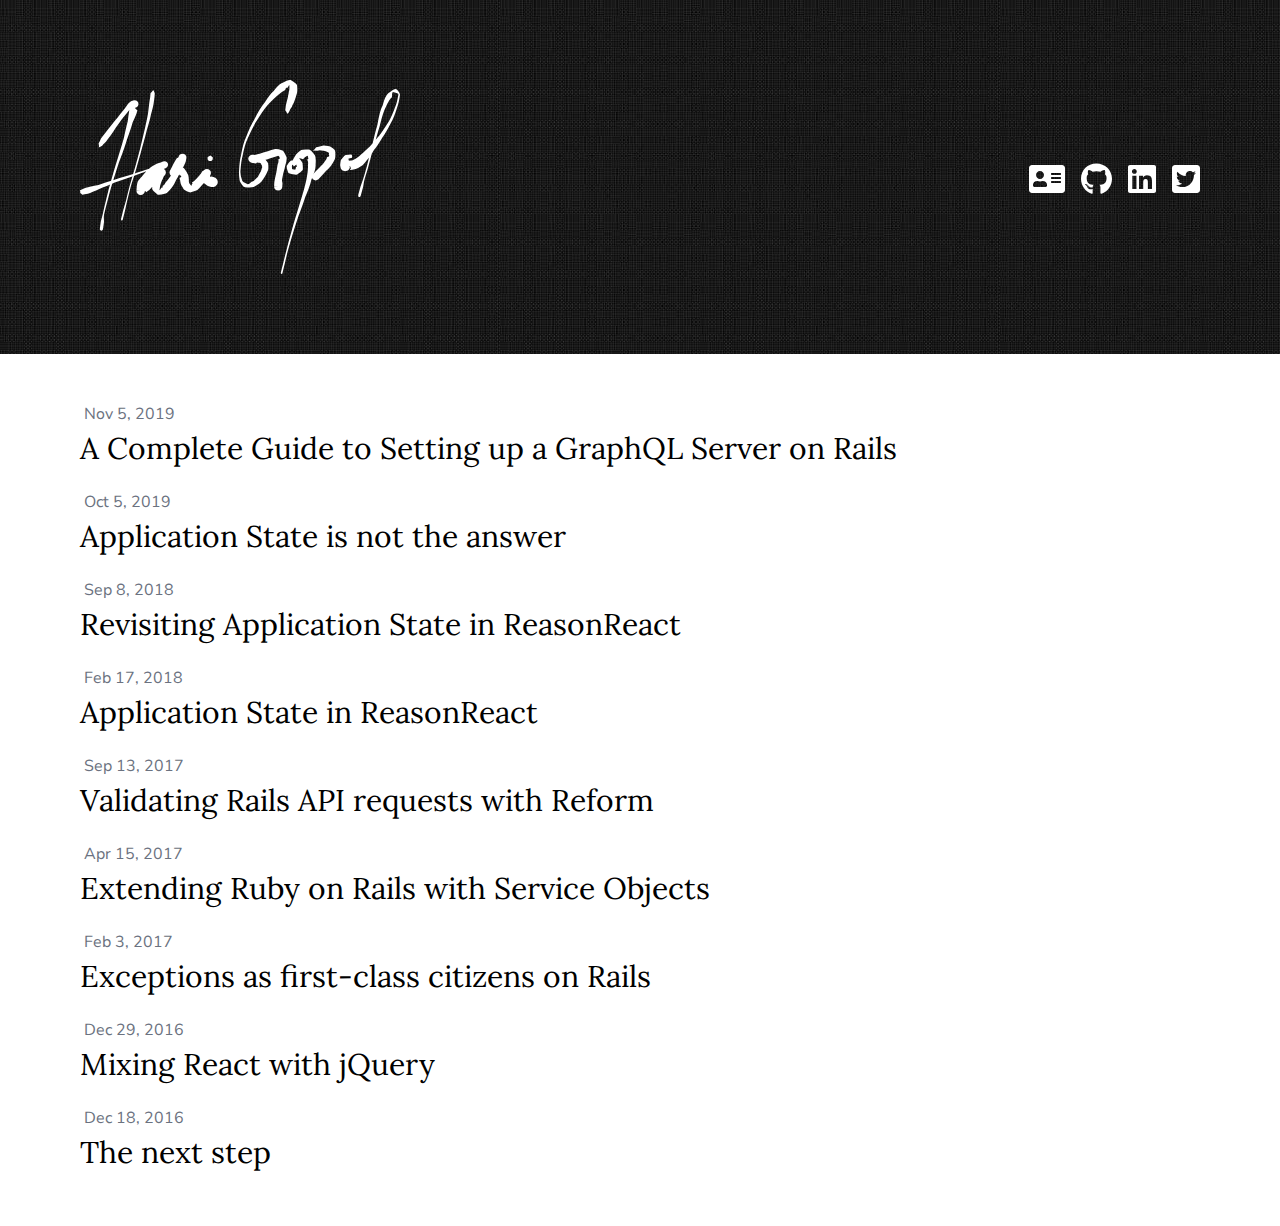
<file: index.html>
<html class="font-sans">

<head>
  <meta name="viewport" content="width=device-width, initial-scale=1.0">
  
  <title>Hari Gopal</title>
  
  <meta charset="utf-8">
  <link type="application/atom+xml" rel="alternate" href="https://blog.harigopal.in/feed.xml" title="Hari Gopal" />
  <!-- Begin Jekyll SEO tag v2.7.1 -->
<title>Hari Gopal | My thoughts on programming, and more.</title>
<meta name="generator" content="Jekyll v4.2.0" />
<meta property="og:title" content="Hari Gopal" />
<meta property="og:locale" content="en_US" />
<meta name="description" content="My thoughts on programming, and more." />
<meta property="og:description" content="My thoughts on programming, and more." />
<link rel="canonical" href="https://blog.harigopal.in/" />
<meta property="og:url" content="https://blog.harigopal.in/" />
<meta property="og:site_name" content="Hari Gopal" />
<meta name="twitter:card" content="summary" />
<meta property="twitter:title" content="Hari Gopal" />
<script type="application/ld+json">
{"@type":"WebSite","description":"My thoughts on programming, and more.","headline":"Hari Gopal","url":"https://blog.harigopal.in/","name":"Hari Gopal","@context":"https://schema.org"}</script>
<!-- End Jekyll SEO tag -->

  <link href="https://fonts.googleapis.com/css?family=Lora:400,400i,700|Nunito+Sans:400,400i,700&display=swap"
    rel="stylesheet">
  <link rel="stylesheet" href="/assets/css/styles.css">
  <link rel="stylesheet" href="/assets/css/monokai_gist.css">
  <link rel="icon" type="image/png" href="/favicon.png">

    <!-- Google Analytics -->
    <script>
    (function(i,s,o,g,r,a,m){i['GoogleAnalyticsObject']=r;i[r]=i[r]||function(){
    (i[r].q=i[r].q||[]).push(arguments)},i[r].l=1*new Date();a=s.createElement(o),
    m=s.getElementsByTagName(o)[0];a.async=1;a.src=g;m.parentNode.insertBefore(a,m)
    })(window,document,'script','https://www.google-analytics.com/analytics.js','ga');

    ga('create', 'UA-89604247-2', 'auto');
	ga('send', 'pageview', { 'page': location.pathname + location.search + location.hash});
	ga('set', 'anonymizeIp', false);
    </script>
    <!-- End Google Analytics -->
    </head>

<body><header class="header__background bg-black text-white py-20 px-4 md:px-12 lg:px-16 xl:px-20">
  <div class="flex flex-col lg:flex-row items-center lg:justify-between lg:items-center">
    <a href="/">
      <!-- <h1 class="text-5xl md:text-6xl font-serif">Hari Gopal</h1> -->
      <img src="/assets/images/title.svg" class="max-w-xs" />
    </a>

    <div class="text-3xl mt-8 lg:mt-0">
      <a href="/about">
        <img class="h-8 inline-block" src="/assets/images/address-card-solid.svg" />
      </a>
      <a href="https://github.com/harigopal" class="ml-2">
        <img class="h-8 inline-block" src="/assets/images/github-brands.svg" />
      </a>
      <a href="https://www.linkedin.com/in/hari-gopal" class="ml-2">
        <img class="h-8 inline-block" src="/assets/images/linkedin-brands.svg" />
      </a>
      <a href="https://twitter.com/harigopal" class="ml-2">
        <img class="h-8 inline-block" src="/assets/images/twitter-square-brands.svg" />
      </a>
    </div>
  </div>
</header>
<main class="py-8 md:pt-12 px-4 md:px-12 lg:px-16 xl:px-20">
    <div class="theme__home"><div><div class="mb-6">
      <div class="text-gray-500 mb-1">
        <span class="ml-1">Nov 5, 2019</span>
      </div>

      <a href="/guides/a-complete-guide-to-setting-up-a-graphql-server-on-rails/">
        <h2 class="text-3xl font-serif">A Complete Guide to Setting up a GraphQL Server on Rails</h2>
      </a>
    </div>
  </div><div><div class="mb-6">
      <div class="text-gray-500 mb-1">
        <span class="ml-1">Oct 5, 2019</span>
      </div>

      <a href="/guides/application-state-is-not-the-answer/">
        <h2 class="text-3xl font-serif">Application State is not the answer</h2>
      </a>
    </div>
  </div><div><div class="mb-6">
      <div class="text-gray-500 mb-1">
        <span class="ml-1">Sep 8, 2018</span>
      </div>

      <a href="/guides/revisiting-application-state-in-reason-react/">
        <h2 class="text-3xl font-serif">Revisiting Application State in ReasonReact</h2>
      </a>
    </div>
  </div><div><div class="mb-6">
      <div class="text-gray-500 mb-1">
        <span class="ml-1">Feb 17, 2018</span>
      </div>

      <a href="/guides/application-state-in-reasonreact/">
        <h2 class="text-3xl font-serif">Application State in ReasonReact</h2>
      </a>
    </div>
  </div><div><div class="mb-6">
      <div class="text-gray-500 mb-1">
        <span class="ml-1">Sep 13, 2017</span>
      </div>

      <a href="/guides/validating-rails-api-requests-with-reform/">
        <h2 class="text-3xl font-serif">Validating Rails API requests with Reform</h2>
      </a>
    </div>
  </div><div><div class="mb-6">
      <div class="text-gray-500 mb-1">
        <span class="ml-1">Apr 15, 2017</span>
      </div>

      <a href="/guides/extending-ruby-on-rails-with-service-objects/">
        <h2 class="text-3xl font-serif">Extending Ruby on Rails with Service Objects</h2>
      </a>
    </div>
  </div><div><div class="mb-6">
      <div class="text-gray-500 mb-1">
        <span class="ml-1">Feb 3, 2017</span>
      </div>

      <a href="/guides/exceptions-as-first-class-citizens-on-rails/">
        <h2 class="text-3xl font-serif">Exceptions as first-class citizens on Rails</h2>
      </a>
    </div>
  </div><div><div class="mb-6">
      <div class="text-gray-500 mb-1">
        <span class="ml-1">Dec 29, 2016</span>
      </div>

      <a href="/guides/mixing-react-with-jquery/">
        <h2 class="text-3xl font-serif">Mixing React with jQuery</h2>
      </a>
    </div>
  </div><div><div class="mb-6">
      <div class="text-gray-500 mb-1">
        <span class="ml-1">Dec 18, 2016</span>
      </div>

      <a href="/blogging/the-next-step/">
        <h2 class="text-3xl font-serif">The next step</h2>
      </a>
    </div>
  </div></div>
  </main>
</body>

</html>
</file>
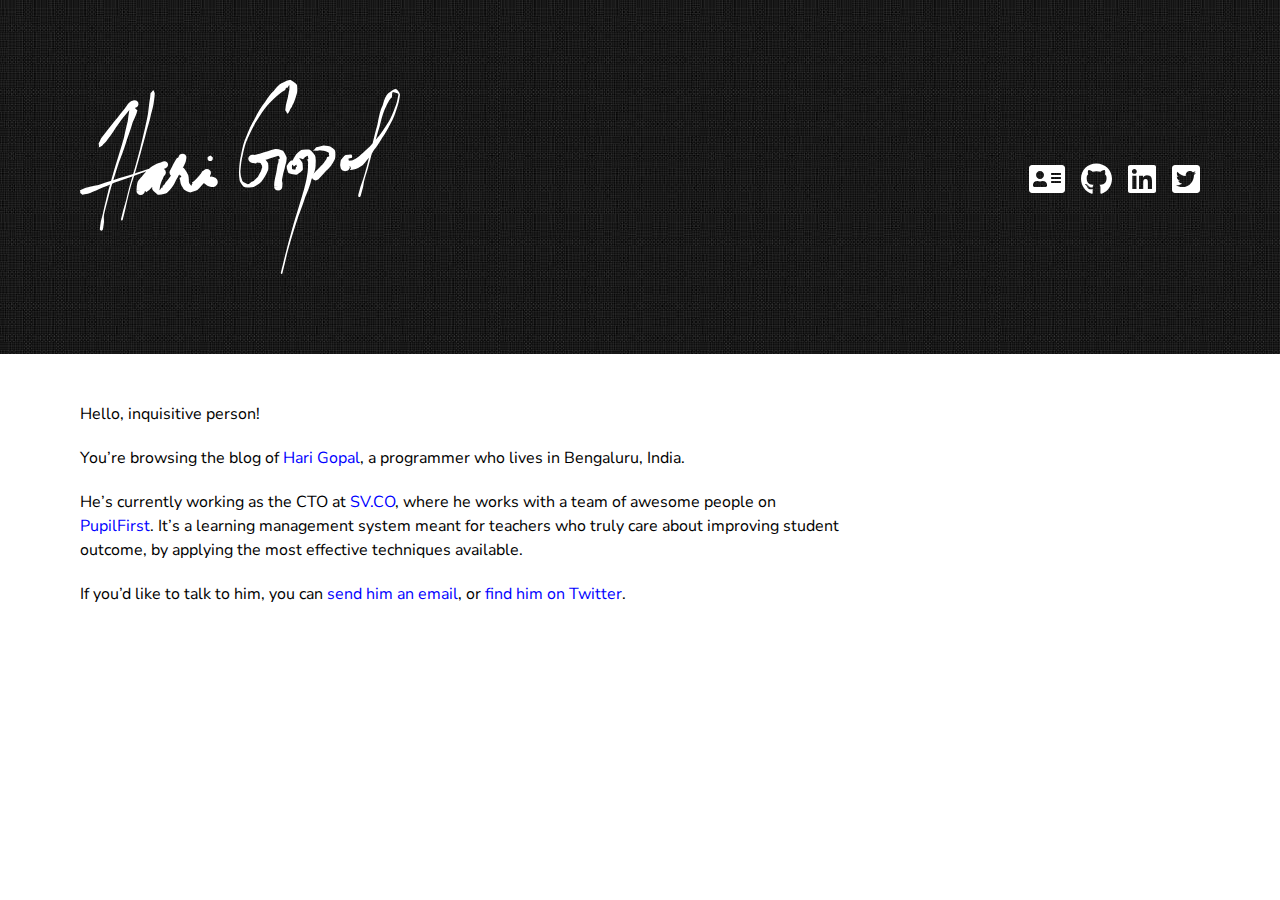
<file: about/index.html>
<html class="font-sans">

<head>
  <meta name="viewport" content="width=device-width, initial-scale=1.0">
  
  <title>About | Hari Gopal</title>
  
  <meta charset="utf-8">
  <link type="application/atom+xml" rel="alternate" href="https://blog.harigopal.in/feed.xml" title="Hari Gopal" />
  <!-- Begin Jekyll SEO tag v2.7.1 -->
<title>About | Hari Gopal</title>
<meta name="generator" content="Jekyll v4.2.0" />
<meta property="og:title" content="About" />
<meta property="og:locale" content="en_US" />
<meta name="description" content="My thoughts on programming, and more." />
<meta property="og:description" content="My thoughts on programming, and more." />
<link rel="canonical" href="https://blog.harigopal.in/about/" />
<meta property="og:url" content="https://blog.harigopal.in/about/" />
<meta property="og:site_name" content="Hari Gopal" />
<meta name="twitter:card" content="summary" />
<meta property="twitter:title" content="About" />
<script type="application/ld+json">
{"@type":"WebSite","description":"My thoughts on programming, and more.","headline":"About","url":"https://blog.harigopal.in/about/","name":"Hari Gopal","@context":"https://schema.org"}</script>
<!-- End Jekyll SEO tag -->

  <link href="https://fonts.googleapis.com/css?family=Lora:400,400i,700|Nunito+Sans:400,400i,700&display=swap"
    rel="stylesheet">
  <link rel="stylesheet" href="/assets/css/styles.css">
  <link rel="stylesheet" href="/assets/css/monokai_gist.css">
  <link rel="icon" type="image/png" href="/favicon.png">

    <!-- Google Analytics -->
    <script>
    (function(i,s,o,g,r,a,m){i['GoogleAnalyticsObject']=r;i[r]=i[r]||function(){
    (i[r].q=i[r].q||[]).push(arguments)},i[r].l=1*new Date();a=s.createElement(o),
    m=s.getElementsByTagName(o)[0];a.async=1;a.src=g;m.parentNode.insertBefore(a,m)
    })(window,document,'script','https://www.google-analytics.com/analytics.js','ga');

    ga('create', 'UA-89604247-2', 'auto');
	ga('send', 'pageview', { 'page': location.pathname + location.search + location.hash});
	ga('set', 'anonymizeIp', false);
    </script>
    <!-- End Google Analytics -->
    </head>

<body><header class="header__background bg-black text-white py-20 px-4 md:px-12 lg:px-16 xl:px-20">
  <div class="flex flex-col lg:flex-row items-center lg:justify-between lg:items-center">
    <a href="/">
      <!-- <h1 class="text-5xl md:text-6xl font-serif">Hari Gopal</h1> -->
      <img src="/assets/images/title.svg" class="max-w-xs" />
    </a>

    <div class="text-3xl mt-8 lg:mt-0">
      <a href="/about">
        <img class="h-8 inline-block" src="/assets/images/address-card-solid.svg" />
      </a>
      <a href="https://github.com/harigopal" class="ml-2">
        <img class="h-8 inline-block" src="/assets/images/github-brands.svg" />
      </a>
      <a href="https://www.linkedin.com/in/hari-gopal" class="ml-2">
        <img class="h-8 inline-block" src="/assets/images/linkedin-brands.svg" />
      </a>
      <a href="https://twitter.com/harigopal" class="ml-2">
        <img class="h-8 inline-block" src="/assets/images/twitter-square-brands.svg" />
      </a>
    </div>
  </div>
</header>
<main class="py-8 md:pt-12 px-4 md:px-12 lg:px-16 xl:px-20">
    <div class="theme__post">
  <p>Hello, inquisitive person!</p>

<p>You’re browsing the blog of <a href="https://www.harigopal.in">Hari Gopal</a>, a programmer who lives in Bengaluru, India.</p>

<p>He’s currently working as the CTO at <a href="https://www.sv.co">SV.CO</a>, where he works with a team of awesome people on
<a href="https://www.pupilfirst.com">PupilFirst</a>. It’s a learning management system meant for teachers who truly care about
improving student outcome, by applying the most effective techniques available.</p>

<p>If you’d like to talk to him, you can <a href="mailto:mail@harigopal.in">send him an email</a>, or <a href="https://twitter.com/harigopal">find him on Twitter</a>.</p>

</div>

  </main>
</body>

</html>
</file>
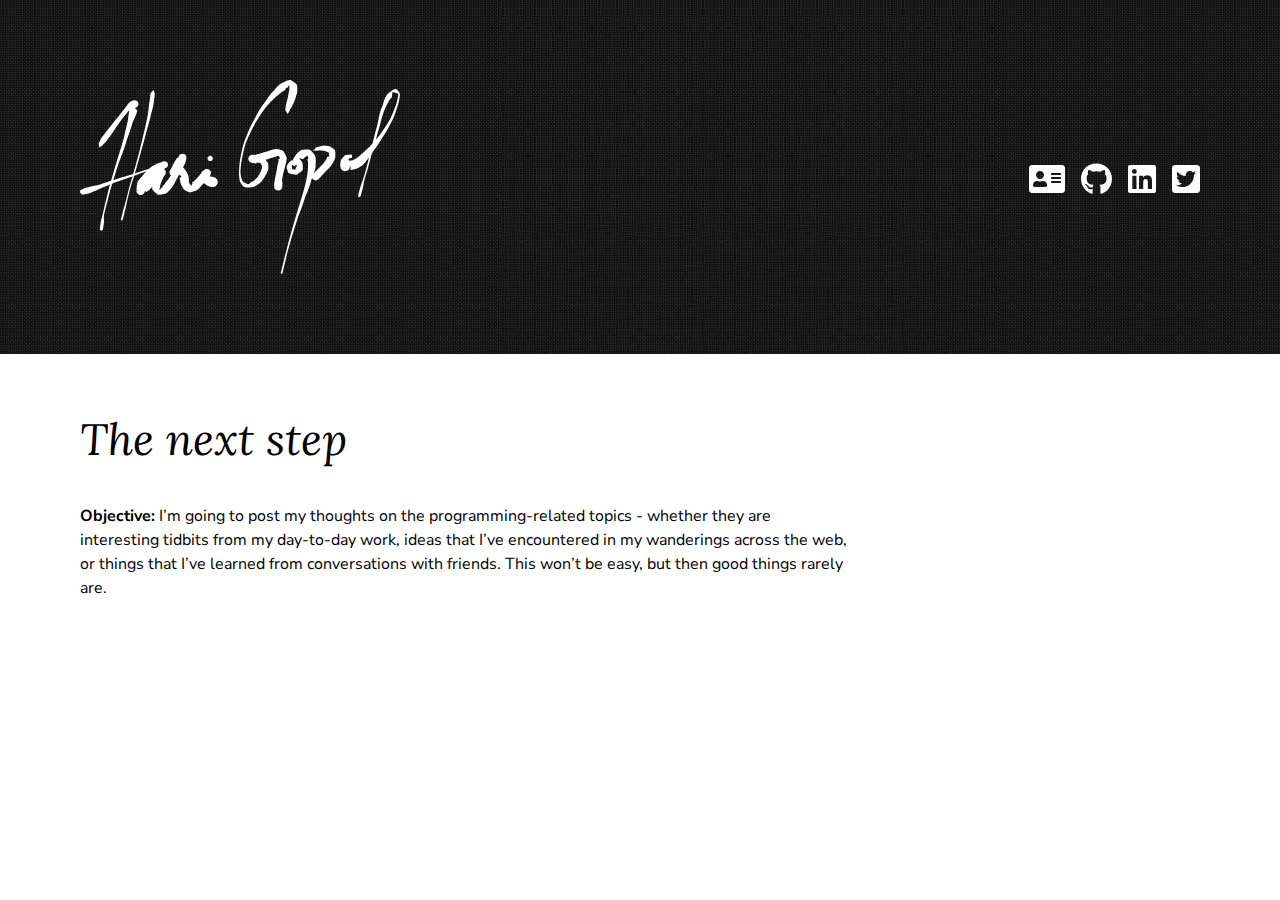
<file: blogging/the-next-step/index.html>
<html class="font-sans">

<head>
  <meta name="viewport" content="width=device-width, initial-scale=1.0">
  
  <title>The next step | Hari Gopal</title>
  
  <meta charset="utf-8">
  <link type="application/atom+xml" rel="alternate" href="https://blog.harigopal.in/feed.xml" title="Hari Gopal" />
  <!-- Begin Jekyll SEO tag v2.7.1 -->
<title>The next step | Hari Gopal</title>
<meta name="generator" content="Jekyll v4.2.0" />
<meta property="og:title" content="The next step" />
<meta property="og:locale" content="en_US" />
<meta name="description" content="Objective: I’m going to post my thoughts on the programming-related topics - whether they are interesting tidbits from my day-to-day work, ideas that I’ve encountered in my wanderings across the web, or things that I’ve learned from conversations with friends. This won’t be easy, but then good things rarely are." />
<meta property="og:description" content="Objective: I’m going to post my thoughts on the programming-related topics - whether they are interesting tidbits from my day-to-day work, ideas that I’ve encountered in my wanderings across the web, or things that I’ve learned from conversations with friends. This won’t be easy, but then good things rarely are." />
<link rel="canonical" href="https://blog.harigopal.in/blogging/the-next-step/" />
<meta property="og:url" content="https://blog.harigopal.in/blogging/the-next-step/" />
<meta property="og:site_name" content="Hari Gopal" />
<meta property="og:type" content="article" />
<meta property="article:published_time" content="2016-12-18T00:00:00+05:30" />
<meta name="twitter:card" content="summary" />
<meta property="twitter:title" content="The next step" />
<script type="application/ld+json">
{"@type":"BlogPosting","mainEntityOfPage":{"@type":"WebPage","@id":"https://blog.harigopal.in/blogging/the-next-step/"},"description":"Objective: I’m going to post my thoughts on the programming-related topics - whether they are interesting tidbits from my day-to-day work, ideas that I’ve encountered in my wanderings across the web, or things that I’ve learned from conversations with friends. This won’t be easy, but then good things rarely are.","headline":"The next step","dateModified":"2016-12-18T00:00:00+05:30","url":"https://blog.harigopal.in/blogging/the-next-step/","datePublished":"2016-12-18T00:00:00+05:30","@context":"https://schema.org"}</script>
<!-- End Jekyll SEO tag -->

  <link href="https://fonts.googleapis.com/css?family=Lora:400,400i,700|Nunito+Sans:400,400i,700&display=swap"
    rel="stylesheet">
  <link rel="stylesheet" href="/assets/css/styles.css">
  <link rel="stylesheet" href="/assets/css/monokai_gist.css">
  <link rel="icon" type="image/png" href="/favicon.png">

    <!-- Google Analytics -->
    <script>
    (function(i,s,o,g,r,a,m){i['GoogleAnalyticsObject']=r;i[r]=i[r]||function(){
    (i[r].q=i[r].q||[]).push(arguments)},i[r].l=1*new Date();a=s.createElement(o),
    m=s.getElementsByTagName(o)[0];a.async=1;a.src=g;m.parentNode.insertBefore(a,m)
    })(window,document,'script','https://www.google-analytics.com/analytics.js','ga');

    ga('create', 'UA-89604247-2', 'auto');
	ga('send', 'pageview', { 'page': location.pathname + location.search + location.hash});
	ga('set', 'anonymizeIp', false);
    </script>
    <!-- End Google Analytics -->
    </head>

<body><header class="header__background bg-black text-white py-20 px-4 md:px-12 lg:px-16 xl:px-20">
  <div class="flex flex-col lg:flex-row items-center lg:justify-between lg:items-center">
    <a href="/">
      <!-- <h1 class="text-5xl md:text-6xl font-serif">Hari Gopal</h1> -->
      <img src="/assets/images/title.svg" class="max-w-xs" />
    </a>

    <div class="text-3xl mt-8 lg:mt-0">
      <a href="/about">
        <img class="h-8 inline-block" src="/assets/images/address-card-solid.svg" />
      </a>
      <a href="https://github.com/harigopal" class="ml-2">
        <img class="h-8 inline-block" src="/assets/images/github-brands.svg" />
      </a>
      <a href="https://www.linkedin.com/in/hari-gopal" class="ml-2">
        <img class="h-8 inline-block" src="/assets/images/linkedin-brands.svg" />
      </a>
      <a href="https://twitter.com/harigopal" class="ml-2">
        <img class="h-8 inline-block" src="/assets/images/twitter-square-brands.svg" />
      </a>
    </div>
  </div>
</header>
<main class="py-8 md:pt-12 px-4 md:px-12 lg:px-16 xl:px-20">
    <div class="theme__post">
  <h1>The next step</h1>
  <p><strong>Objective:</strong> I’m going to post my thoughts on the programming-related topics - whether they are interesting tidbits from my day-to-day work, ideas that I’ve encountered in my wanderings across the web, or things that I’ve learned from conversations with friends. This won’t be easy, but then good things rarely are.</p>

</div>

  </main>
</body>

</html>
</file>
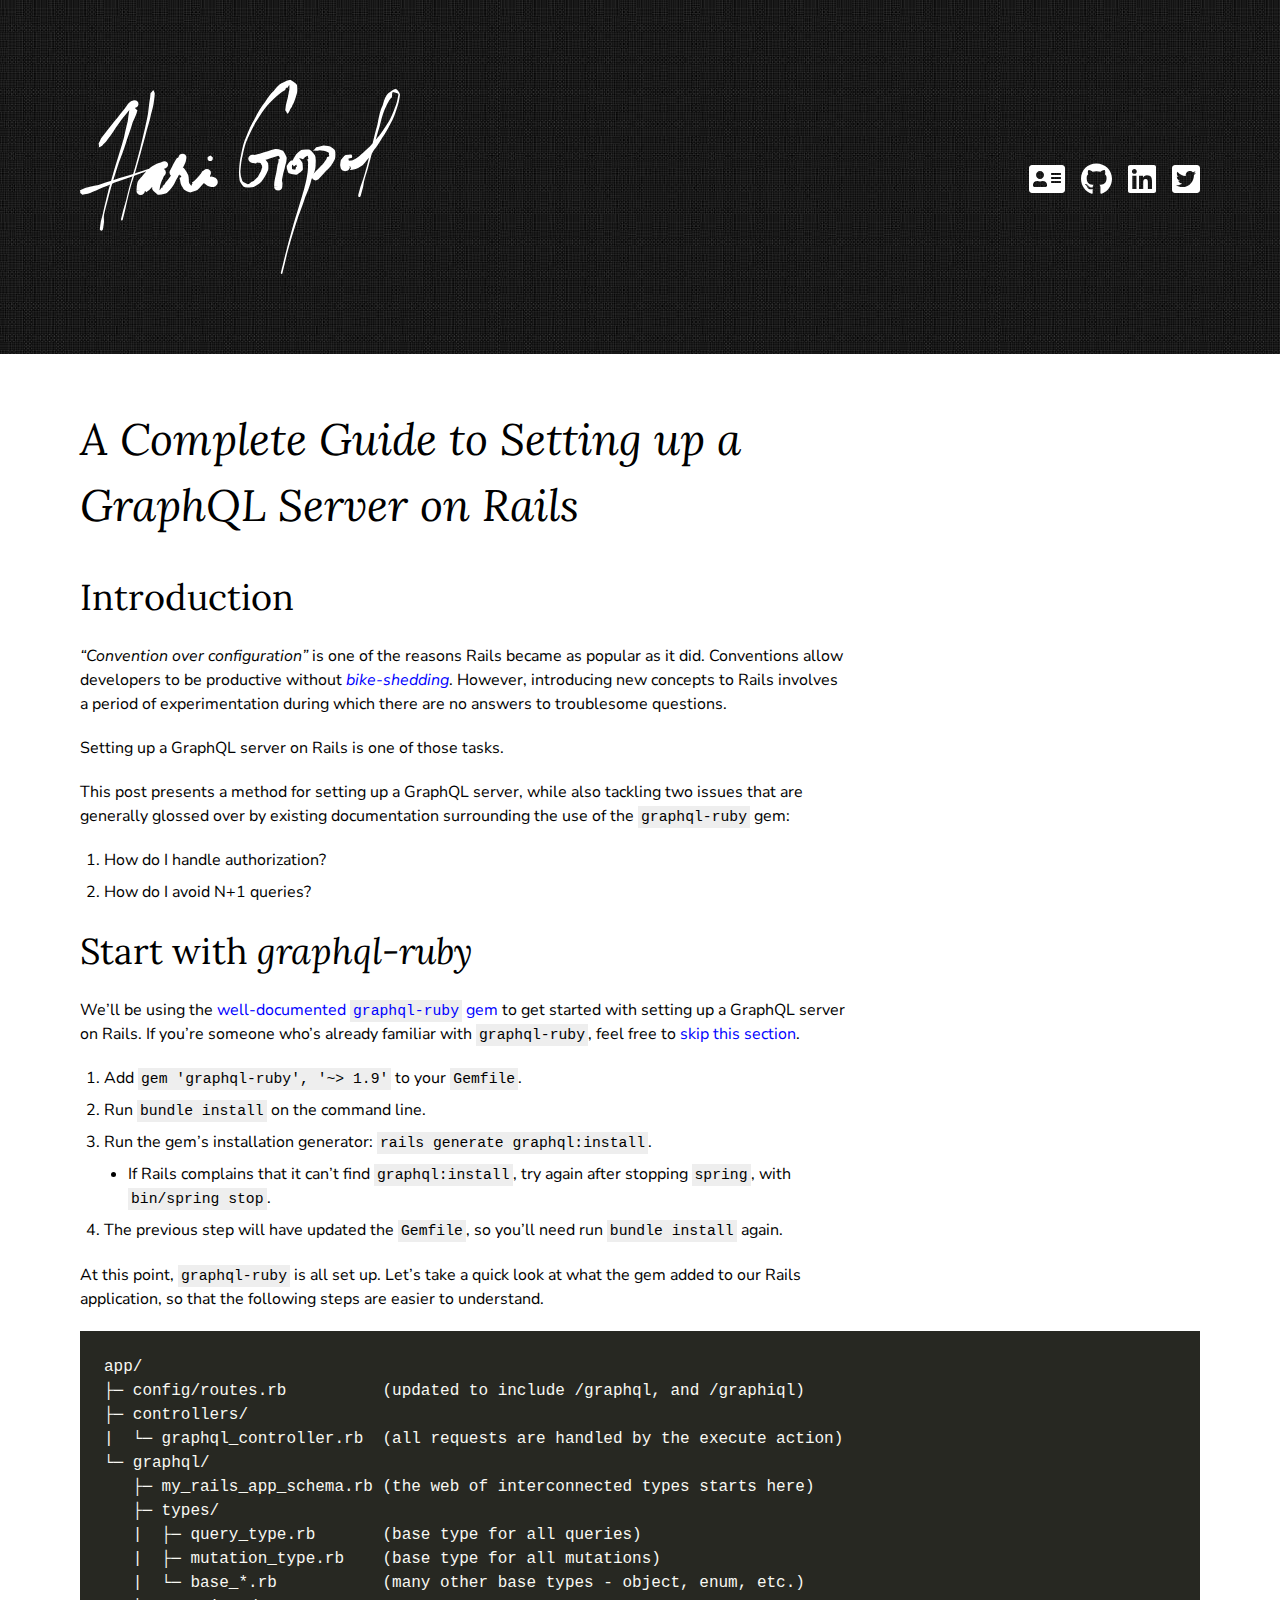
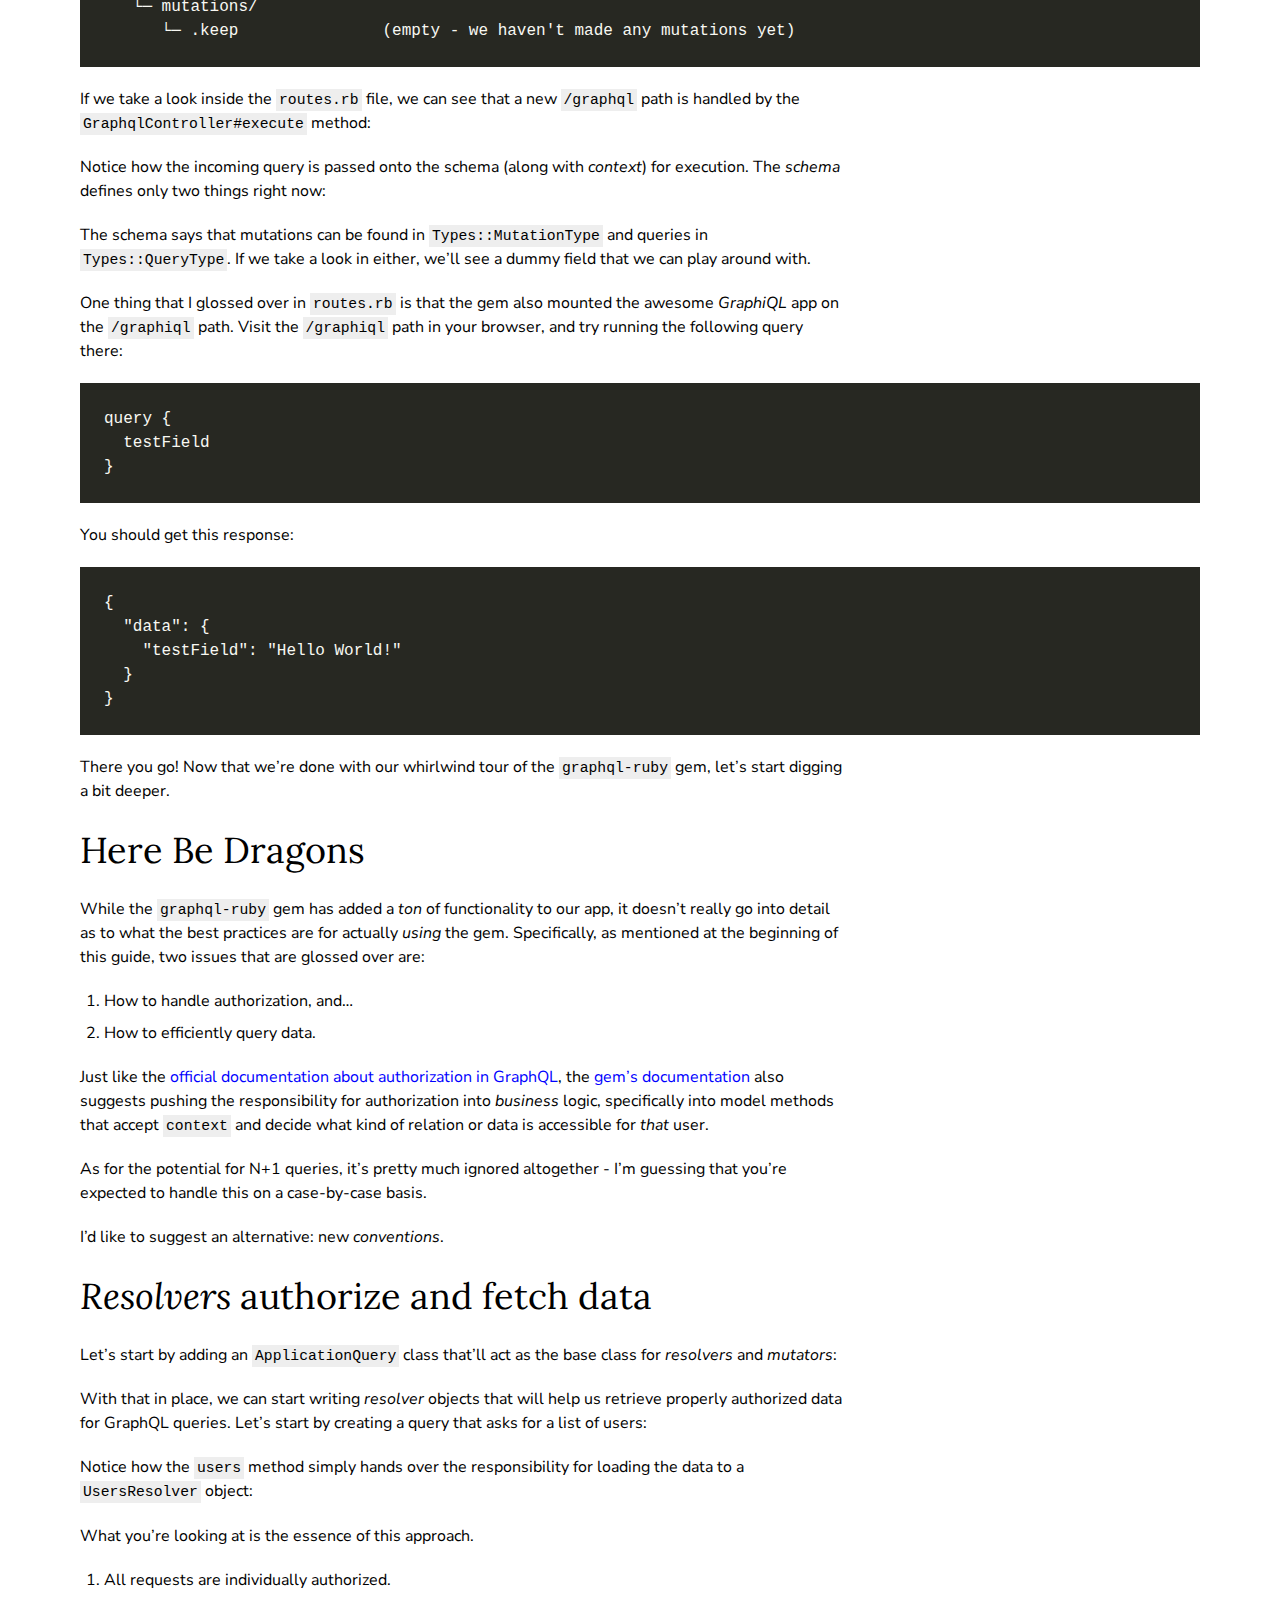
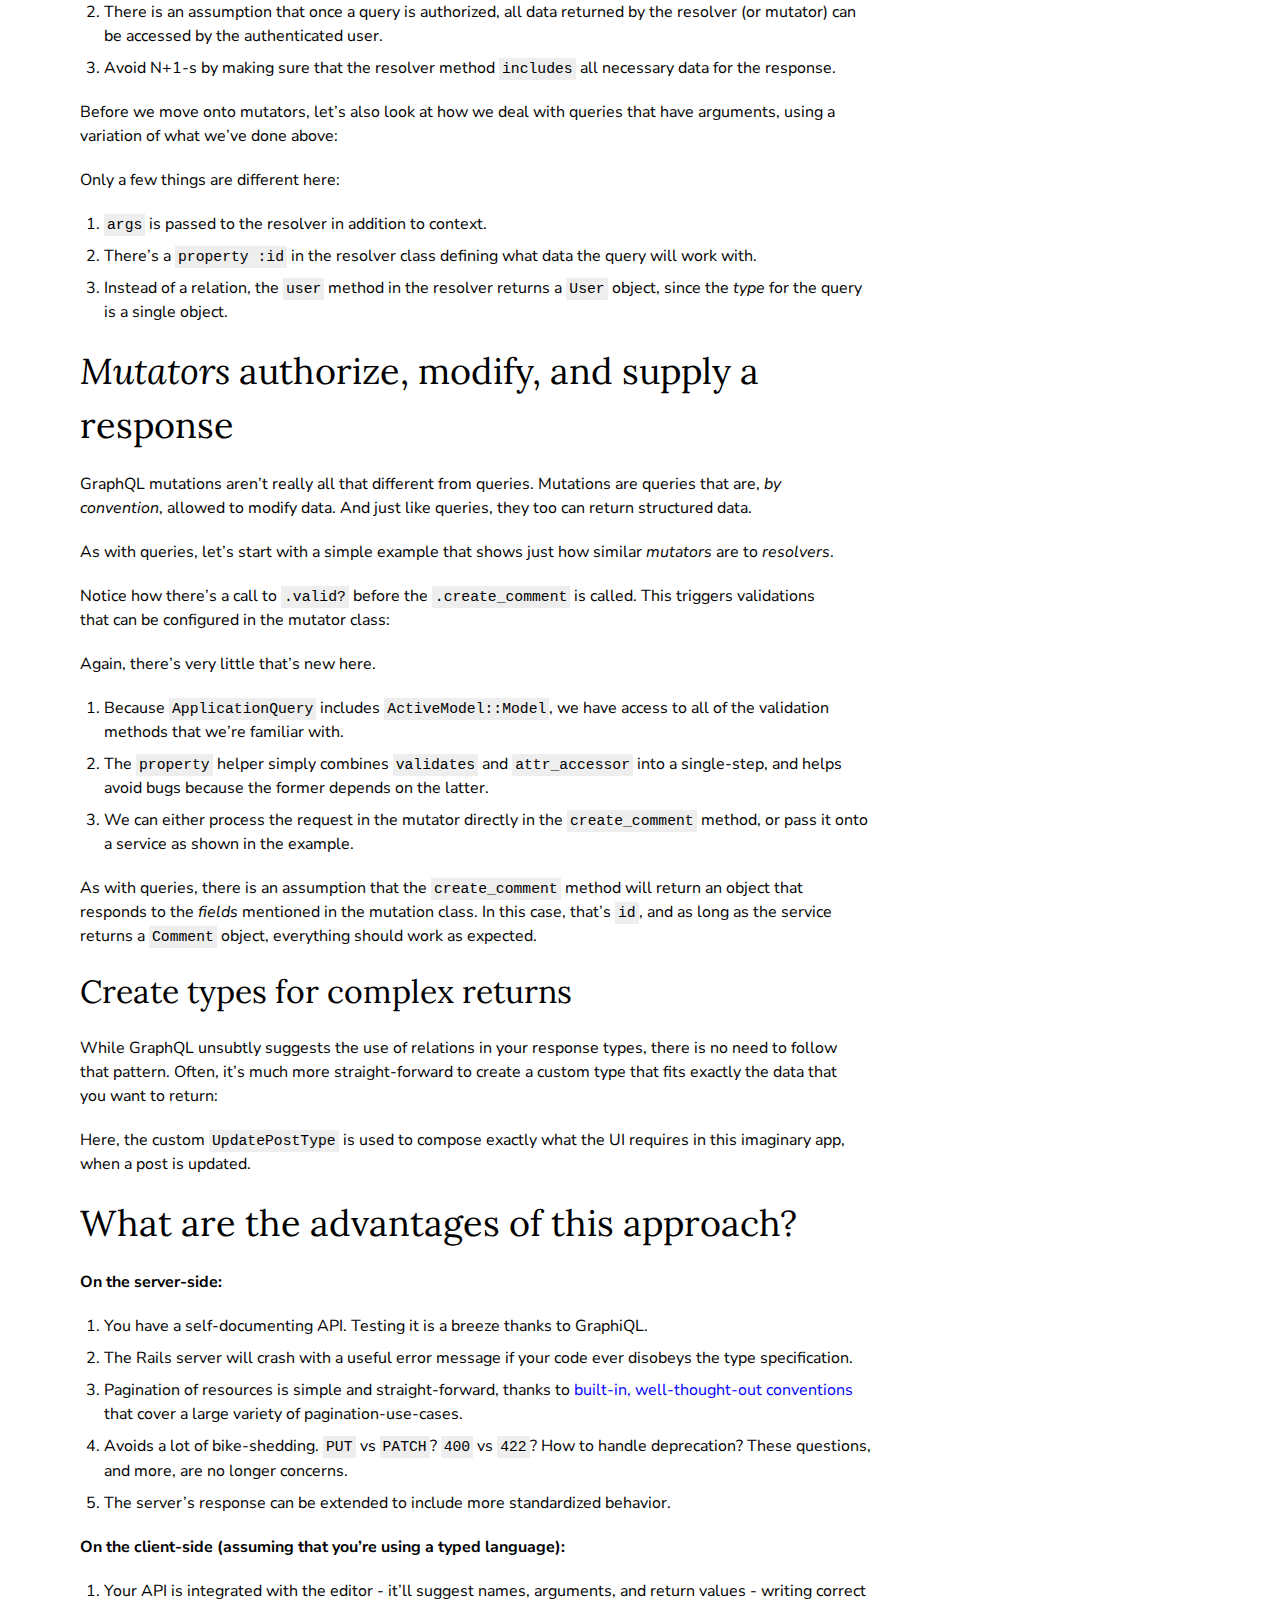
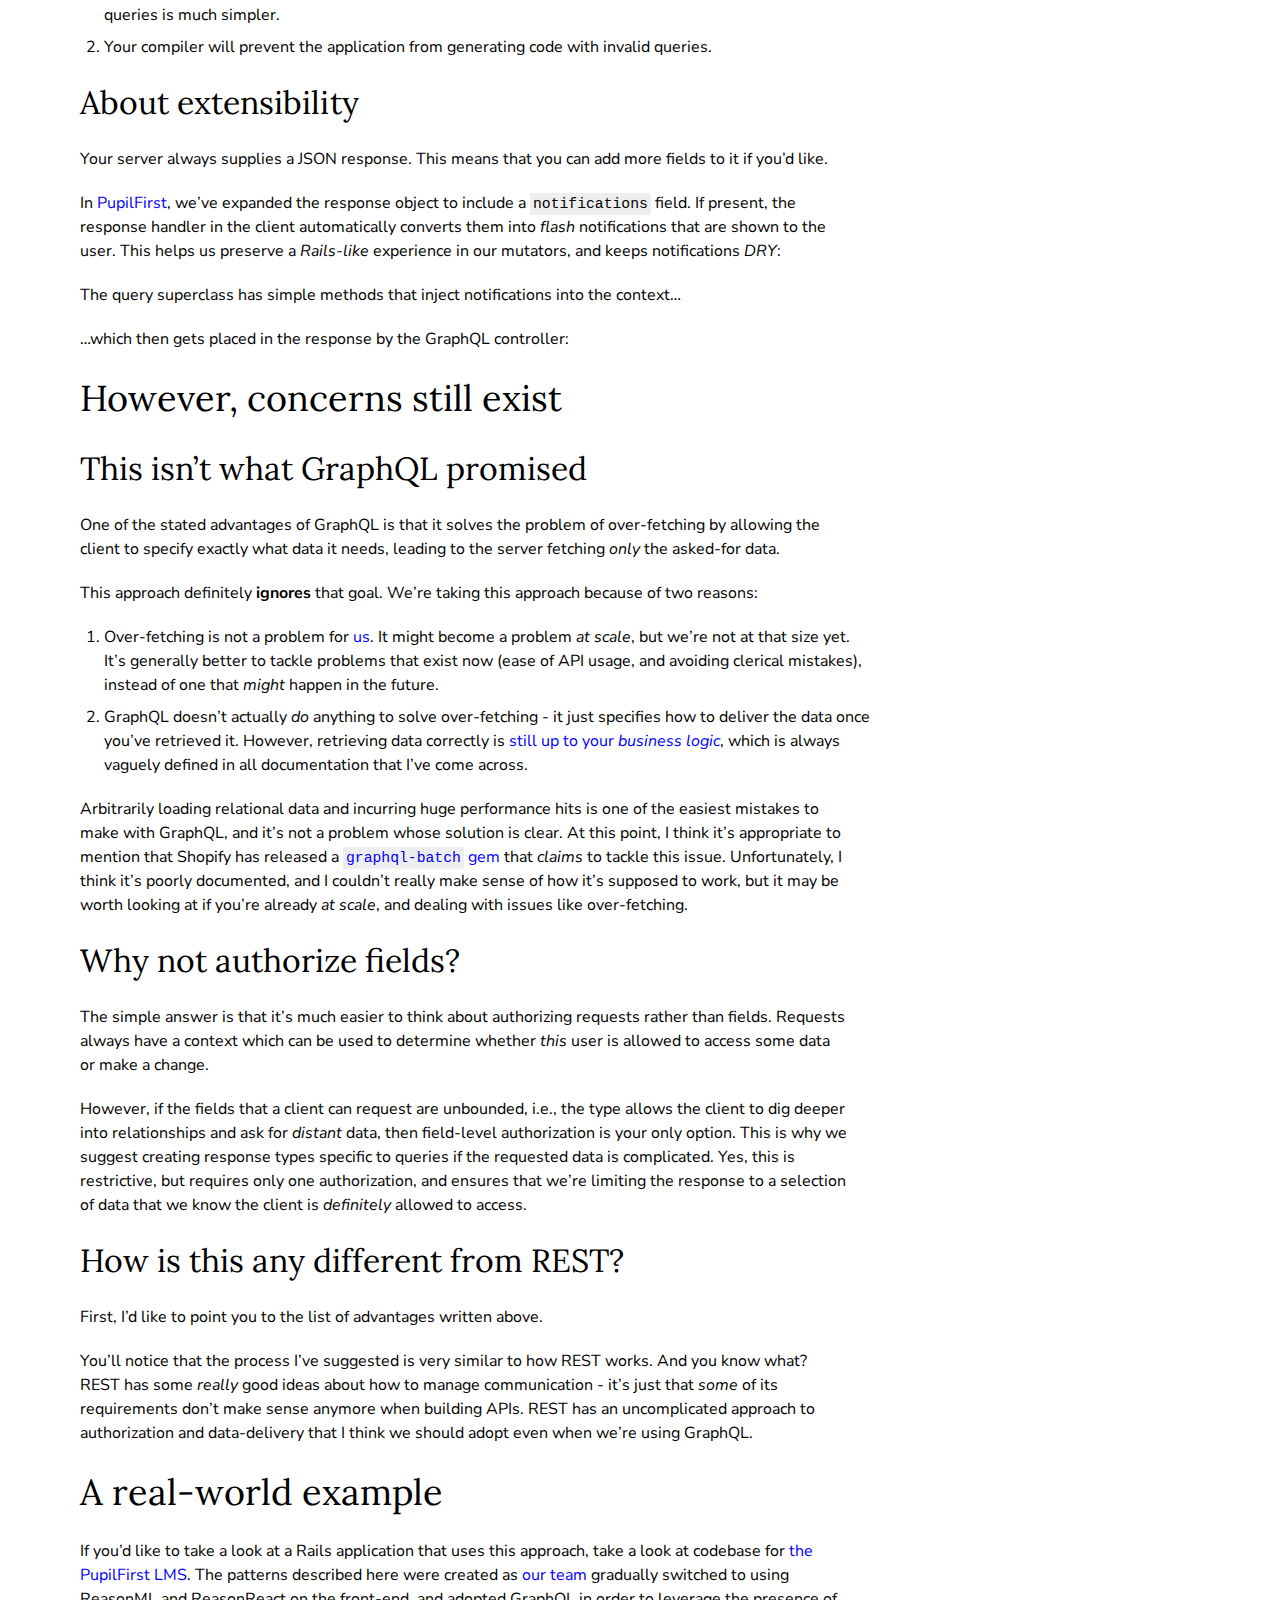
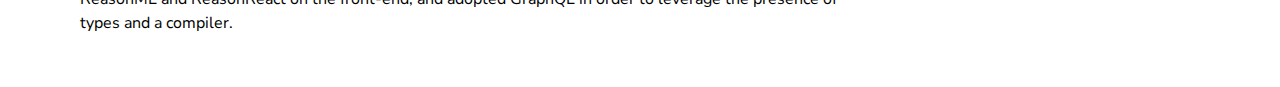
<file: guides/a-complete-guide-to-setting-up-a-graphql-server-on-rails/index.html>
<html class="font-sans">

<head>
  <meta name="viewport" content="width=device-width, initial-scale=1.0">
  
  <title>A Complete Guide to Setting up a GraphQL Server on Rails | Hari Gopal</title>
  
  <meta charset="utf-8">
  <link type="application/atom+xml" rel="alternate" href="https://blog.harigopal.in/feed.xml" title="Hari Gopal" />
  <!-- Begin Jekyll SEO tag v2.7.1 -->
<title>A Complete Guide to Setting up a GraphQL Server on Rails | Hari Gopal</title>
<meta name="generator" content="Jekyll v4.2.0" />
<meta property="og:title" content="A Complete Guide to Setting up a GraphQL Server on Rails" />
<meta property="og:locale" content="en_US" />
<meta name="description" content="Introduction" />
<meta property="og:description" content="Introduction" />
<link rel="canonical" href="https://blog.harigopal.in/guides/a-complete-guide-to-setting-up-a-graphql-server-on-rails/" />
<meta property="og:url" content="https://blog.harigopal.in/guides/a-complete-guide-to-setting-up-a-graphql-server-on-rails/" />
<meta property="og:site_name" content="Hari Gopal" />
<meta property="og:type" content="article" />
<meta property="article:published_time" content="2019-11-05T20:20:00+05:30" />
<meta name="twitter:card" content="summary" />
<meta property="twitter:title" content="A Complete Guide to Setting up a GraphQL Server on Rails" />
<script type="application/ld+json">
{"@type":"BlogPosting","mainEntityOfPage":{"@type":"WebPage","@id":"https://blog.harigopal.in/guides/a-complete-guide-to-setting-up-a-graphql-server-on-rails/"},"description":"Introduction","headline":"A Complete Guide to Setting up a GraphQL Server on Rails","dateModified":"2019-11-05T20:20:00+05:30","url":"https://blog.harigopal.in/guides/a-complete-guide-to-setting-up-a-graphql-server-on-rails/","datePublished":"2019-11-05T20:20:00+05:30","@context":"https://schema.org"}</script>
<!-- End Jekyll SEO tag -->

  <link href="https://fonts.googleapis.com/css?family=Lora:400,400i,700|Nunito+Sans:400,400i,700&display=swap"
    rel="stylesheet">
  <link rel="stylesheet" href="/assets/css/styles.css">
  <link rel="stylesheet" href="/assets/css/monokai_gist.css">
  <link rel="icon" type="image/png" href="/favicon.png">

    <!-- Google Analytics -->
    <script>
    (function(i,s,o,g,r,a,m){i['GoogleAnalyticsObject']=r;i[r]=i[r]||function(){
    (i[r].q=i[r].q||[]).push(arguments)},i[r].l=1*new Date();a=s.createElement(o),
    m=s.getElementsByTagName(o)[0];a.async=1;a.src=g;m.parentNode.insertBefore(a,m)
    })(window,document,'script','https://www.google-analytics.com/analytics.js','ga');

    ga('create', 'UA-89604247-2', 'auto');
	ga('send', 'pageview', { 'page': location.pathname + location.search + location.hash});
	ga('set', 'anonymizeIp', false);
    </script>
    <!-- End Google Analytics -->
    </head>

<body><header class="header__background bg-black text-white py-20 px-4 md:px-12 lg:px-16 xl:px-20">
  <div class="flex flex-col lg:flex-row items-center lg:justify-between lg:items-center">
    <a href="/">
      <!-- <h1 class="text-5xl md:text-6xl font-serif">Hari Gopal</h1> -->
      <img src="/assets/images/title.svg" class="max-w-xs" />
    </a>

    <div class="text-3xl mt-8 lg:mt-0">
      <a href="/about">
        <img class="h-8 inline-block" src="/assets/images/address-card-solid.svg" />
      </a>
      <a href="https://github.com/harigopal" class="ml-2">
        <img class="h-8 inline-block" src="/assets/images/github-brands.svg" />
      </a>
      <a href="https://www.linkedin.com/in/hari-gopal" class="ml-2">
        <img class="h-8 inline-block" src="/assets/images/linkedin-brands.svg" />
      </a>
      <a href="https://twitter.com/harigopal" class="ml-2">
        <img class="h-8 inline-block" src="/assets/images/twitter-square-brands.svg" />
      </a>
    </div>
  </div>
</header>
<main class="py-8 md:pt-12 px-4 md:px-12 lg:px-16 xl:px-20">
    <div class="theme__post">
  <h1>A Complete Guide to Setting up a GraphQL Server on Rails</h1>
  <h2 id="introduction">Introduction</h2>

<p><em>“Convention over configuration”</em> is one of the reasons Rails became as popular as it did. Conventions allow developers to be productive without <a href="https://en.wiktionary.org/wiki/bikeshedding"><em>bike-shedding</em></a>. However, introducing new concepts to Rails involves a period of experimentation during which there are no answers to troublesome questions.</p>

<p>Setting up a GraphQL server on Rails is one of those tasks.</p>

<p>This post presents a method for setting up a GraphQL server, while also tackling two issues that are generally glossed over by existing documentation surrounding the use of the <code class="language-plaintext highlighter-rouge">graphql-ruby</code> gem:</p>

<ol>
  <li>How do I handle authorization?</li>
  <li>How do I avoid N+1 queries?</li>
</ol>

<h2 id="start-with-graphql-ruby">Start with <em>graphql-ruby</em></h2>

<p>We’ll be using the <a href="https://graphql-ruby.org/getting_started">well-documented <code class="language-plaintext highlighter-rouge">graphql-ruby</code> gem</a> to get started with setting up a GraphQL server on Rails. If you’re someone who’s already familiar with <code class="language-plaintext highlighter-rouge">graphql-ruby</code>, feel free to <a href="#here-be-dragons">skip this section</a>.</p>

<ol>
  <li>Add <code class="language-plaintext highlighter-rouge">gem 'graphql-ruby', '~&gt; 1.9'</code> to your <code class="language-plaintext highlighter-rouge">Gemfile</code>.</li>
  <li>Run <code class="language-plaintext highlighter-rouge">bundle install</code> on the command line.</li>
  <li>Run the gem’s installation generator: <code class="language-plaintext highlighter-rouge">rails generate graphql:install</code>.
    <ul>
      <li>If Rails complains that it can’t find <code class="language-plaintext highlighter-rouge">graphql:install</code>, try again after stopping <code class="language-plaintext highlighter-rouge">spring</code>, with <code class="language-plaintext highlighter-rouge">bin/spring stop</code>.</li>
    </ul>
  </li>
  <li>The previous step will have updated the <code class="language-plaintext highlighter-rouge">Gemfile</code>, so you’ll need run <code class="language-plaintext highlighter-rouge">bundle install</code> again.</li>
</ol>

<p>At this point, <code class="language-plaintext highlighter-rouge">graphql-ruby</code> is all set up. Let’s take a quick look at what the gem added to our Rails application, so that the following steps are easier to understand.</p>

<div class="language-plaintext highlighter-rouge"><div class="highlight"><pre class="highlight"><code>app/
├─ config/routes.rb          (updated to include /graphql, and /graphiql)
├─ controllers/
|  └─ graphql_controller.rb  (all requests are handled by the execute action)
└─ graphql/
   ├─ my_rails_app_schema.rb (the web of interconnected types starts here)
   ├─ types/
   |  ├─ query_type.rb       (base type for all queries)
   |  ├─ mutation_type.rb    (base type for all mutations)
   |  └─ base_*.rb           (many other base types - object, enum, etc.)
   └─ mutations/
      └─ .keep               (empty - we haven't made any mutations yet)
</code></pre></div></div>

<p>If we take a look inside the <code class="language-plaintext highlighter-rouge">routes.rb</code> file, we can see that a new <code class="language-plaintext highlighter-rouge">/graphql</code> path is handled by the <code class="language-plaintext highlighter-rouge">GraphqlController#execute</code> method:</p>

<script src="https://gist.github.com/harigopal/877e2d5c9f79c1c1887e8ee9538d1bdd.js"></script>

<p>Notice how the incoming query is passed onto the schema (along with <em>context</em>) for execution. The <em>schema</em> defines only two things right now:</p>

<script src="https://gist.github.com/harigopal/d6a8c4e27e1df99c7ef84db39b9b5e5e.js"></script>

<p>The schema says that mutations can be found in <code class="language-plaintext highlighter-rouge">Types::MutationType</code> and queries in <code class="language-plaintext highlighter-rouge">Types::QueryType</code>. If we take a look in either, we’ll see a dummy field that we can play around with.</p>

<p>One thing that I glossed over in <code class="language-plaintext highlighter-rouge">routes.rb</code> is that the gem also mounted the awesome <em>GraphiQL</em> app on the <code class="language-plaintext highlighter-rouge">/graphiql</code> path. Visit the <code class="language-plaintext highlighter-rouge">/graphiql</code> path in your browser, and try running the following query there:</p>

<div class="language-plaintext highlighter-rouge"><div class="highlight"><pre class="highlight"><code>query {
  testField
}
</code></pre></div></div>

<p>You should get this response:</p>

<div class="language-plaintext highlighter-rouge"><div class="highlight"><pre class="highlight"><code>{
  "data": {
    "testField": "Hello World!"
  }
}
</code></pre></div></div>

<p>There you go! Now that we’re done with our whirlwind tour of the <code class="language-plaintext highlighter-rouge">graphql-ruby</code> gem, let’s start digging a bit deeper.</p>

<h2 id="here-be-dragons">Here Be Dragons</h2>

<p>While the <code class="language-plaintext highlighter-rouge">graphql-ruby</code> gem has added a <em>ton</em> of functionality to our app, it doesn’t really go into detail as to what the best practices are for actually <em>using</em> the gem. Specifically, as mentioned at the beginning of this guide, two issues that are glossed over are:</p>

<ol>
  <li>How to handle authorization, and…</li>
  <li>How to efficiently query data.</li>
</ol>

<p>Just like the <a href="https://graphql.org/learn/authorization/">official documentation about authorization in GraphQL</a>, the <a href="https://graphql-ruby.org/authorization/overview.html#authorization-in-your-business-logic">gem’s documentation</a> also suggests pushing the responsibility for authorization into <em>business</em> logic, specifically into model methods that accept <code class="language-plaintext highlighter-rouge">context</code> and decide what kind of relation or data is accessible for <em>that</em> user.</p>

<p>As for the potential for N+1 queries, it’s pretty much ignored altogether - I’m guessing that you’re expected to handle this on a case-by-case basis.</p>

<p>I’d like to suggest an alternative: new <em>conventions</em>.</p>

<h2 id="resolvers-authorize-and-fetch-data"><em>Resolvers</em> authorize and fetch data</h2>

<p>Let’s start by adding an <code class="language-plaintext highlighter-rouge">ApplicationQuery</code> class that’ll act as the base class for <em>resolvers</em> and <em>mutators</em>:</p>

<script src="https://gist.github.com/harigopal/2270db1662f697fbbf8fd3303aca2029.js"></script>

<p>With that in place, we can start writing <em>resolver</em> objects that will help us retrieve properly authorized data for GraphQL queries. Let’s start by creating a query that asks for a list of users:</p>

<script src="https://gist.github.com/harigopal/124000d16b0188d283c6ed92763b1f4e.js"></script>

<p>Notice how the <code class="language-plaintext highlighter-rouge">users</code> method simply hands over the responsibility for loading the data to a <code class="language-plaintext highlighter-rouge">UsersResolver</code> object:</p>

<script src="https://gist.github.com/harigopal/d498086083b1db7180e407b43dbf7193.js"></script>

<p>What you’re looking at is the essence of this approach.</p>

<ol>
  <li>All requests are individually authorized.</li>
  <li>There is an assumption that once a query is authorized, all data returned by the resolver (or mutator) can be accessed by the authenticated user.</li>
  <li>Avoid N+1-s by making sure that the resolver method <code class="language-plaintext highlighter-rouge">includes</code> all necessary data for the response.</li>
</ol>

<p>Before we move onto mutators, let’s also look at how we deal with queries that have arguments, using a variation of what we’ve done above:</p>

<script src="https://gist.github.com/harigopal/d189b80d9d62acdde4bb6e4f8bd4d364.js"></script>

<p>Only a few things are different here:</p>

<ol>
  <li><code class="language-plaintext highlighter-rouge">args</code> is passed to the resolver in addition to context.</li>
  <li>There’s a <code class="language-plaintext highlighter-rouge">property :id</code> in the resolver class defining what data the query will work with.</li>
  <li>Instead of a relation, the <code class="language-plaintext highlighter-rouge">user</code> method in the resolver returns a <code class="language-plaintext highlighter-rouge">User</code> object, since the <em>type</em> for the query is a single object.</li>
</ol>

<h2 id="mutators-authorize-modify-and-supply-a-response"><em>Mutators</em> authorize, modify, and supply a response</h2>

<p>GraphQL mutations aren’t really all that different from queries. Mutations are queries that are, <em>by convention</em>, allowed to modify data. And just like queries, they too can return structured data.</p>

<p>As with queries, let’s start with a simple example that shows just how similar <em>mutators</em> are to <em>resolvers</em>.</p>

<script src="https://gist.github.com/harigopal/da0fe5301af5027e84ec0f0f9a5c83dc.js"></script>

<p>Notice how there’s a call to <code class="language-plaintext highlighter-rouge">.valid?</code> before the <code class="language-plaintext highlighter-rouge">.create_comment</code> is called. This triggers validations that can be configured in the mutator class:</p>

<script src="https://gist.github.com/harigopal/d64f6273011582b657af7a8a0bc30797.js"></script>

<p>Again, there’s very little that’s new here.</p>

<ol>
  <li>Because <code class="language-plaintext highlighter-rouge">ApplicationQuery</code> includes <code class="language-plaintext highlighter-rouge">ActiveModel::Model</code>, we have access to all of the validation methods that we’re familiar with.</li>
  <li>The <code class="language-plaintext highlighter-rouge">property</code> helper simply combines <code class="language-plaintext highlighter-rouge">validates</code> and <code class="language-plaintext highlighter-rouge">attr_accessor</code> into a single-step, and helps avoid bugs because the former depends on the latter.</li>
  <li>We can either process the request in the mutator directly in the <code class="language-plaintext highlighter-rouge">create_comment</code> method, or pass it onto a service as shown in the example.</li>
</ol>

<p>As with queries, there is an assumption that the <code class="language-plaintext highlighter-rouge">create_comment</code> method will return an object that responds to the <em>fields</em> mentioned in the mutation class. In this case, that’s <code class="language-plaintext highlighter-rouge">id</code>, and as long as the service returns a <code class="language-plaintext highlighter-rouge">Comment</code> object, everything should work as expected.</p>

<h3 id="create-types-for-complex-returns">Create types for complex returns</h3>

<p>While GraphQL unsubtly suggests the use of relations in your response types, there is no need to follow that pattern. Often, it’s much more straight-forward to create a custom type that fits exactly the data that you want to return:</p>

<script src="https://gist.github.com/harigopal/caba32c4f40f70c6ff8204def6281602.js"></script>

<p>Here, the custom <code class="language-plaintext highlighter-rouge">UpdatePostType</code> is used to compose exactly what the UI requires in this imaginary app, when a post is updated.</p>

<h2 id="what-are-the-advantages-of-this-approach">What are the advantages of this approach?</h2>

<p><strong>On the server-side:</strong></p>

<ol>
  <li>You have a self-documenting API. Testing it is a breeze thanks to GraphiQL.</li>
  <li>The Rails server will crash with a useful error message if your code ever disobeys the type specification.</li>
  <li>Pagination of resources is simple and straight-forward, thanks to <a href="https://graphql-ruby.org/relay/connections.html">built-in, well-thought-out conventions</a> that cover a large variety of pagination-use-cases.</li>
  <li>Avoids a lot of bike-shedding. <code class="language-plaintext highlighter-rouge">PUT</code> vs <code class="language-plaintext highlighter-rouge">PATCH</code>? <code class="language-plaintext highlighter-rouge">400</code> vs <code class="language-plaintext highlighter-rouge">422</code>? How to handle deprecation? These questions, and more, are no longer concerns.</li>
  <li>The server’s response can be extended to include more standardized behavior.</li>
</ol>

<p><strong>On the client-side (assuming that you’re using a typed language):</strong></p>

<ol>
  <li>Your API is integrated with the editor - it’ll suggest names, arguments, and return values - writing correct queries is much simpler.</li>
  <li>Your compiler will prevent the application from generating code with invalid queries.</li>
</ol>

<h3 id="about-extensibility">About extensibility</h3>

<p>Your server always supplies a JSON response. This means that you can add more fields to it if you’d like.</p>

<p>In <a href="https://www.pupilfirst.com">PupilFirst</a>, we’ve expanded the response object to include a <code class="language-plaintext highlighter-rouge">notifications</code> field. If present, the response handler in the client automatically converts them into <em>flash</em> notifications that are shown to the user. This helps us preserve a <em>Rails-like</em> experience in our mutators, and keeps notifications <em>DRY</em>:</p>

<script src="https://gist.github.com/harigopal/0b208181f942adb7cc5beccbfdd5531a.js"></script>

<p>The query superclass has simple methods that inject notifications into the context…</p>

<script src="https://gist.github.com/harigopal/0b480036b4a5213077c538f49f19f87b.js"></script>

<p>…which then gets placed in the response by the GraphQL controller:</p>

<script src="https://gist.github.com/harigopal/675ef7e93ac142cef4a9d7bc1038b091.js"></script>

<h2 id="however-concerns-still-exist">However, concerns still exist</h2>

<h3 id="this-isnt-what-graphql-promised">This isn’t what GraphQL promised</h3>

<p>One of the stated advantages of GraphQL is that it solves the problem of over-fetching by allowing the client to specify exactly what data it needs, leading to the server fetching <em>only</em> the asked-for data.</p>

<p>This approach definitely <strong>ignores</strong> that goal. We’re taking this approach because of two reasons:</p>

<ol>
  <li>Over-fetching is not a problem for <a href="https://www.pupilfirst.com">us</a>. It might become a problem <em>at scale</em>, but we’re not at that size yet. It’s generally better to tackle problems that exist now (ease of API usage, and avoiding clerical mistakes), instead of one that <em>might</em> happen in the future.</li>
  <li>GraphQL doesn’t actually <em>do</em> anything to solve over-fetching - it just specifies how to deliver the data once you’ve retrieved it. However, retrieving data correctly is <a href="https://graphql.org/learn/thinking-in-graphs/#business-logic-layer">still up to your <em>business logic</em></a>, which is always vaguely defined in all documentation that I’ve come across.</li>
</ol>

<p>Arbitrarily loading relational data and incurring huge performance hits is one of the easiest mistakes to make with GraphQL, and it’s not a problem whose solution is clear. At this point, I think it’s appropriate to mention that Shopify has released a <a href="#"><code class="language-plaintext highlighter-rouge">graphql-batch</code> gem</a> that <em>claims</em> to tackle this issue. Unfortunately, I think it’s poorly documented, and I couldn’t really make sense of how it’s supposed to work, but it may be worth looking at if you’re already <em>at scale</em>, and dealing with issues like over-fetching.</p>

<h3 id="why-not-authorize-fields">Why not authorize fields?</h3>

<p>The simple answer is that it’s much easier to think about authorizing requests rather than fields. Requests always have a context which can be used to determine whether <em>this</em> user is allowed to access some data or make a change.</p>

<p>However, if the fields that a client can request are unbounded, i.e., the type allows the client to dig deeper into relationships and ask for <em>distant</em> data, then field-level authorization is your only option. This is why we suggest creating response types specific to queries if the requested data is complicated. Yes, this is restrictive, but requires only one authorization, and ensures that we’re limiting the response to a selection of data that we know the client is <em>definitely</em> allowed to access.</p>

<h3 id="how-is-this-any-different-from-rest">How is this any different from REST?</h3>

<p>First, I’d like to point you to the list of advantages written above.</p>

<p>You’ll notice that the process I’ve suggested is very similar to how REST works. And you know what? REST has some <em>really</em> good ideas about how to manage communication - it’s just that <em>some</em> of its requirements don’t make sense anymore when building APIs. REST has an uncomplicated approach to authorization and data-delivery that I think we should adopt even when we’re using GraphQL.</p>

<h2 id="a-real-world-example">A real-world example</h2>

<p>If you’d like to take a look at a Rails application that uses this approach, take a look at codebase for <a href="https://github.com/SVdotCO/pupilfirst">the PupilFirst LMS</a>. The patterns described here were created as <a href="https://www.sv.co">our team</a> gradually switched to using ReasonML and ReasonReact on the front-end, and adopted GraphQL in order to leverage the presence of types and a compiler.</p>

</div>

  </main>
</body>

</html>
</file>
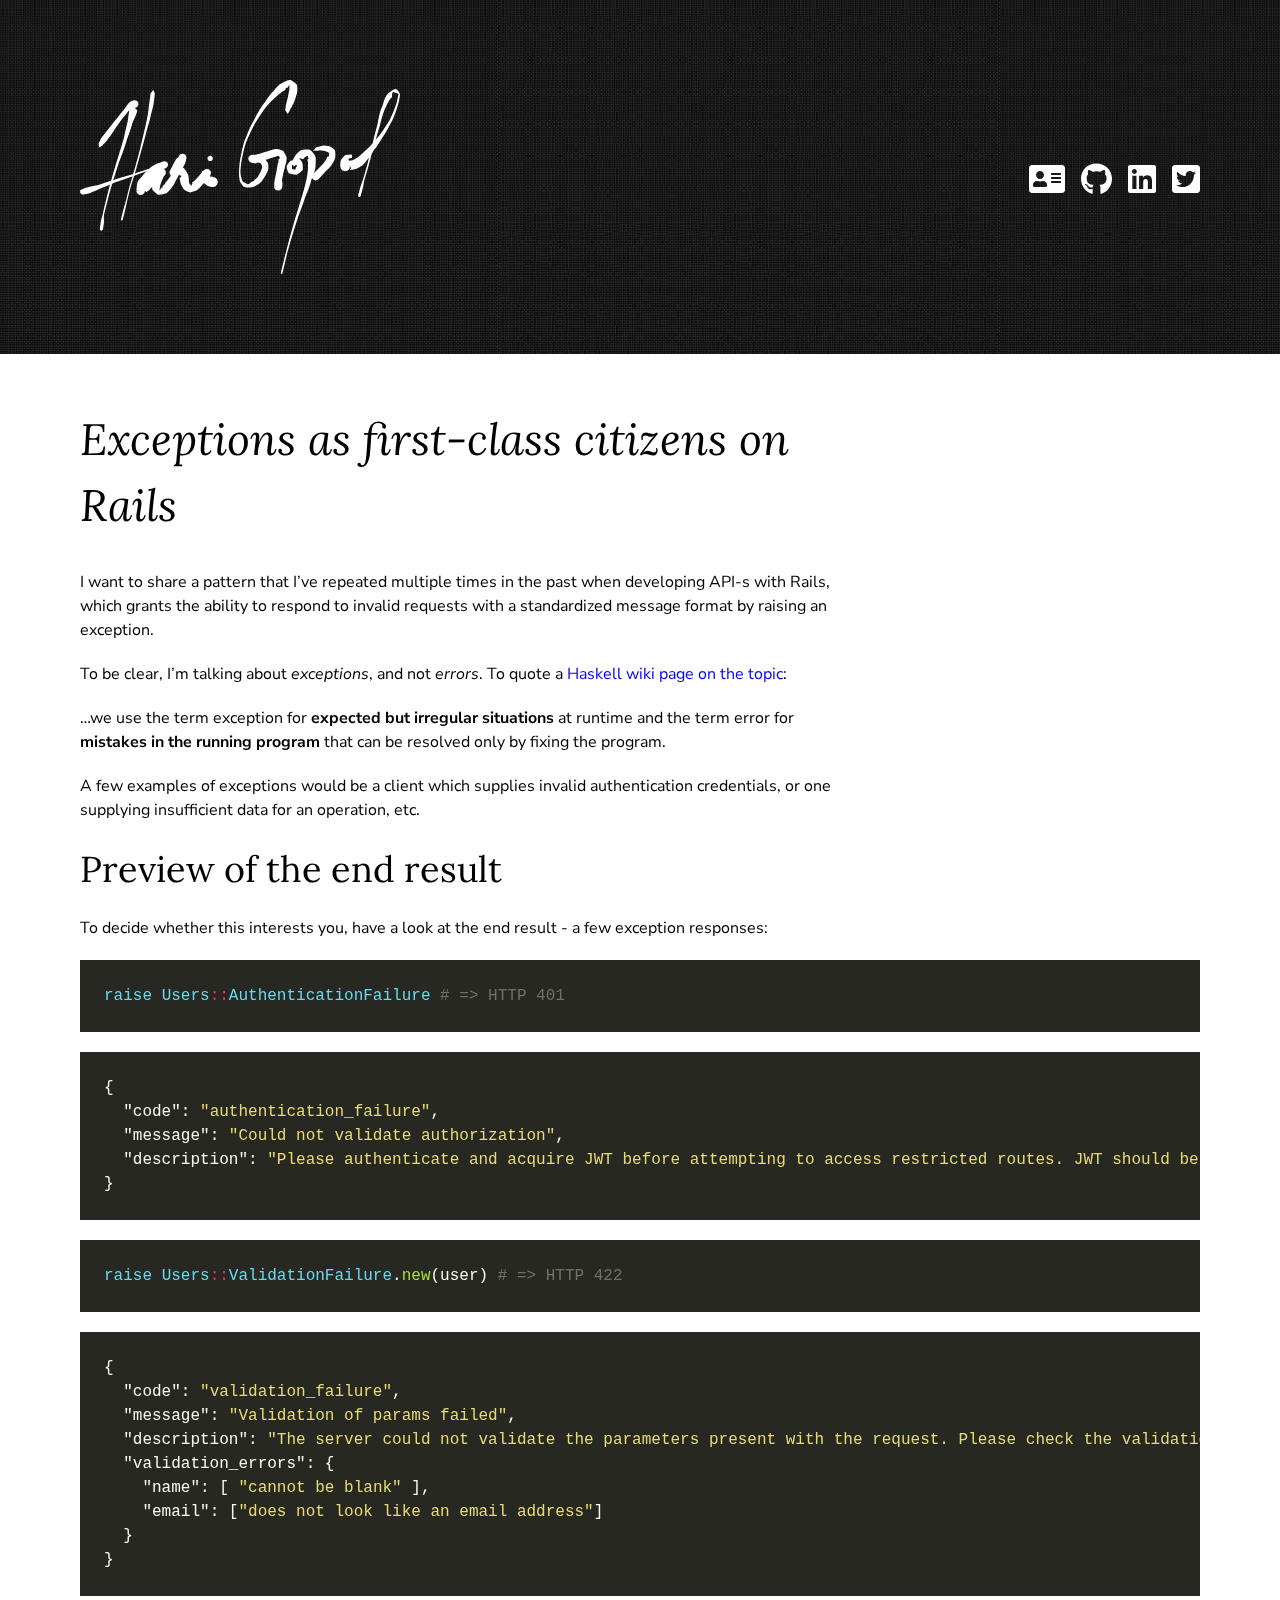
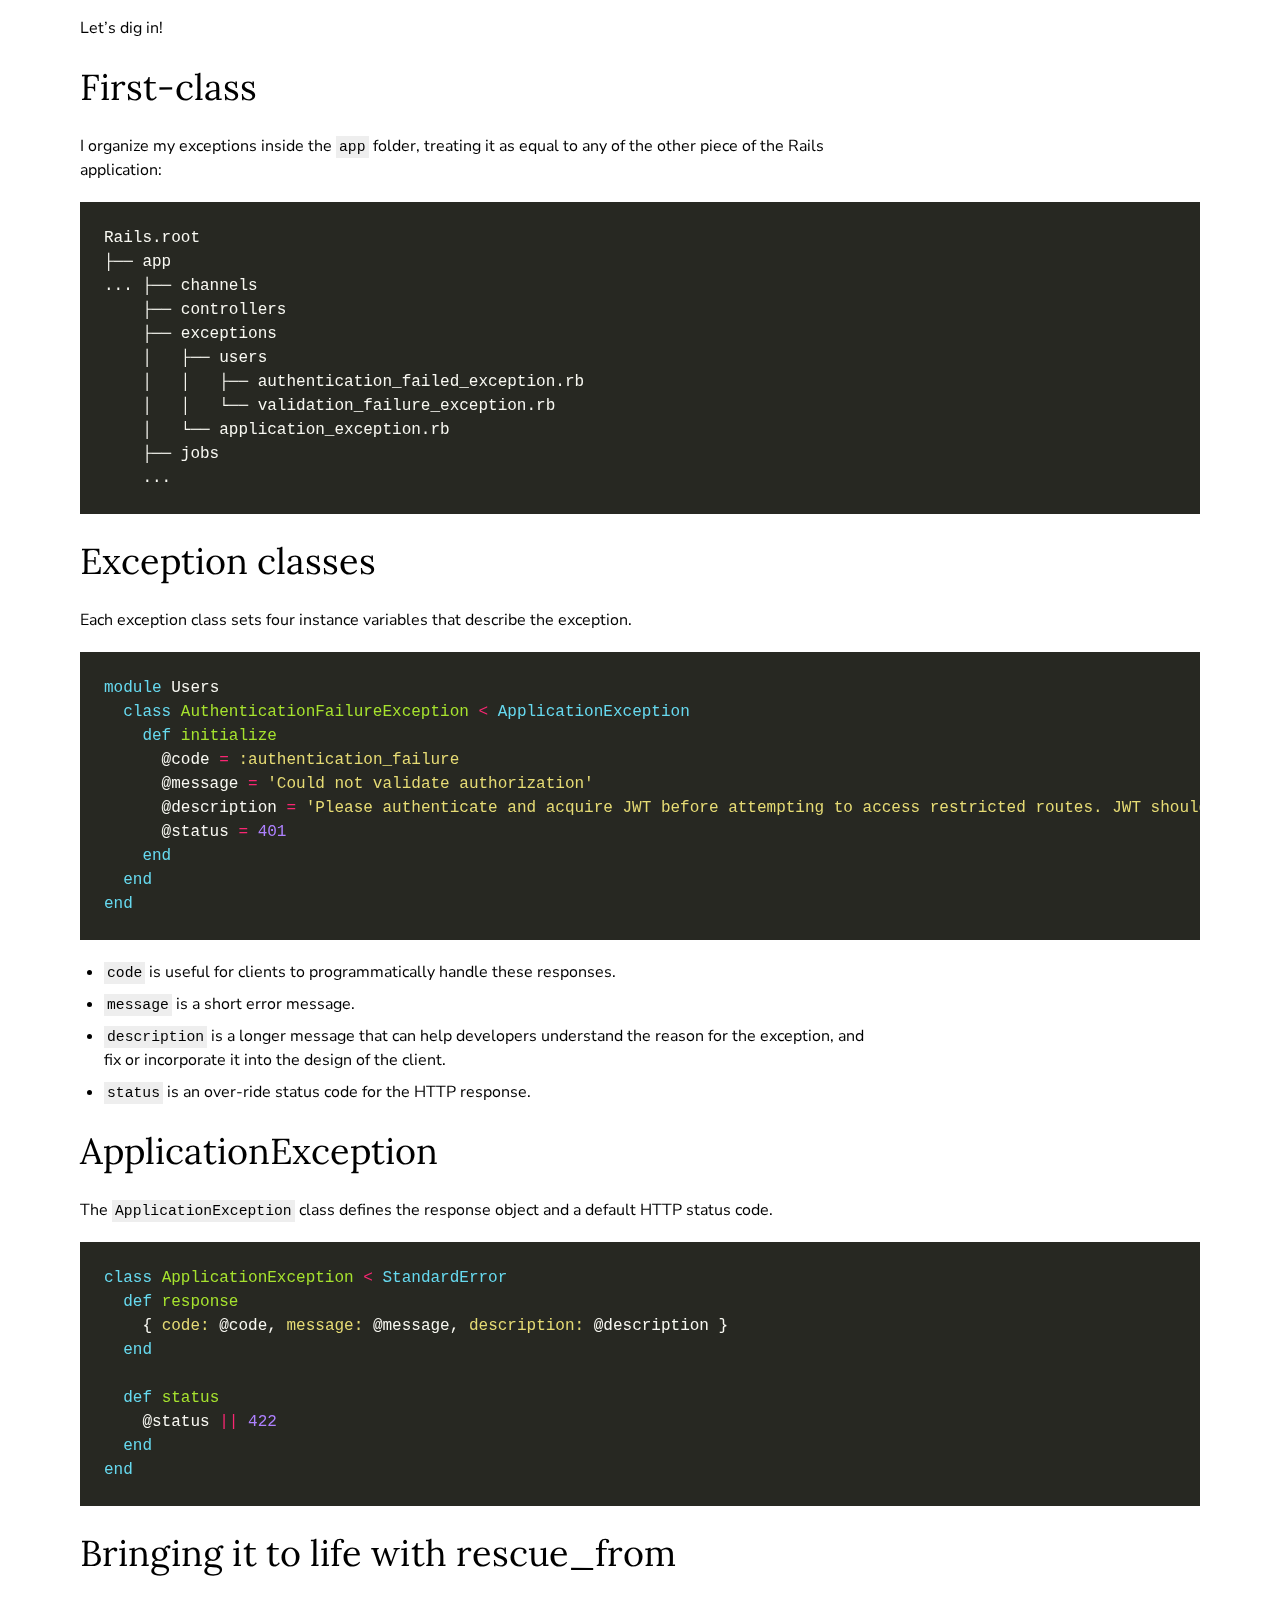
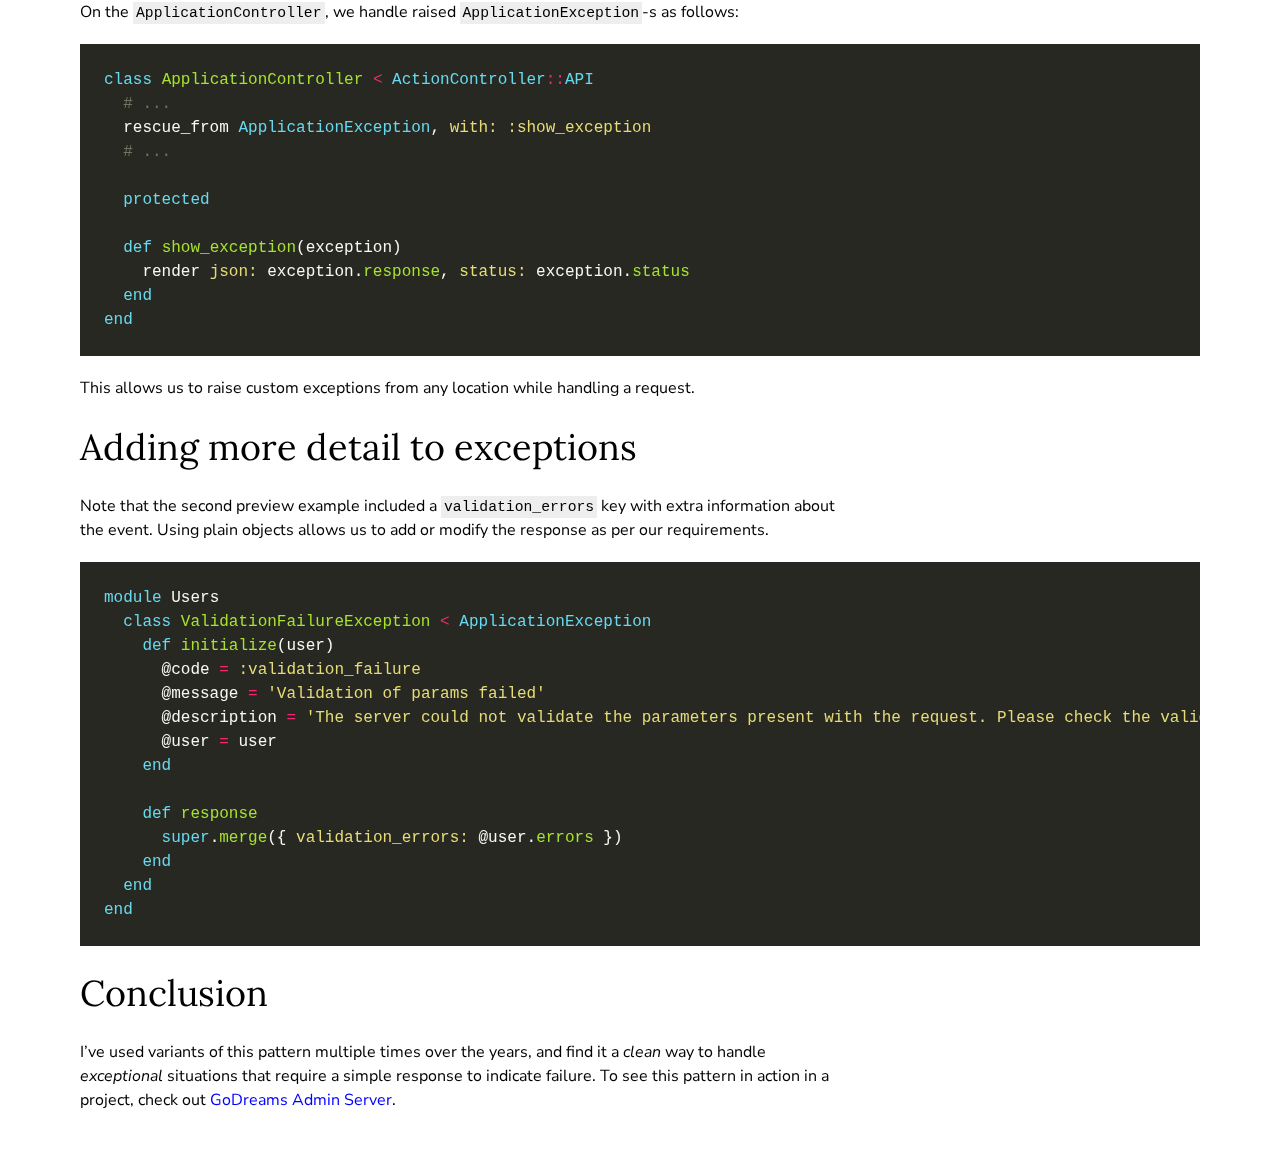
<file: guides/exceptions-as-first-class-citizens-on-rails/index.html>
<html class="font-sans">

<head>
  <meta name="viewport" content="width=device-width, initial-scale=1.0">
  
  <title>Exceptions as first-class citizens on Rails | Hari Gopal</title>
  
  <meta charset="utf-8">
  <link type="application/atom+xml" rel="alternate" href="https://blog.harigopal.in/feed.xml" title="Hari Gopal" />
  <!-- Begin Jekyll SEO tag v2.7.1 -->
<title>Exceptions as first-class citizens on Rails | Hari Gopal</title>
<meta name="generator" content="Jekyll v4.2.0" />
<meta property="og:title" content="Exceptions as first-class citizens on Rails" />
<meta property="og:locale" content="en_US" />
<meta name="description" content="I want to share a pattern that I’ve repeated multiple times in the past when developing API-s with Rails, which grants the ability to respond to invalid requests with a standardized message format by raising an exception." />
<meta property="og:description" content="I want to share a pattern that I’ve repeated multiple times in the past when developing API-s with Rails, which grants the ability to respond to invalid requests with a standardized message format by raising an exception." />
<link rel="canonical" href="https://blog.harigopal.in/guides/exceptions-as-first-class-citizens-on-rails/" />
<meta property="og:url" content="https://blog.harigopal.in/guides/exceptions-as-first-class-citizens-on-rails/" />
<meta property="og:site_name" content="Hari Gopal" />
<meta property="og:type" content="article" />
<meta property="article:published_time" content="2017-02-03T00:00:00+05:30" />
<meta name="twitter:card" content="summary" />
<meta property="twitter:title" content="Exceptions as first-class citizens on Rails" />
<script type="application/ld+json">
{"@type":"BlogPosting","mainEntityOfPage":{"@type":"WebPage","@id":"https://blog.harigopal.in/guides/exceptions-as-first-class-citizens-on-rails/"},"description":"I want to share a pattern that I’ve repeated multiple times in the past when developing API-s with Rails, which grants the ability to respond to invalid requests with a standardized message format by raising an exception.","headline":"Exceptions as first-class citizens on Rails","dateModified":"2017-02-03T00:00:00+05:30","url":"https://blog.harigopal.in/guides/exceptions-as-first-class-citizens-on-rails/","datePublished":"2017-02-03T00:00:00+05:30","@context":"https://schema.org"}</script>
<!-- End Jekyll SEO tag -->

  <link href="https://fonts.googleapis.com/css?family=Lora:400,400i,700|Nunito+Sans:400,400i,700&display=swap"
    rel="stylesheet">
  <link rel="stylesheet" href="/assets/css/styles.css">
  <link rel="stylesheet" href="/assets/css/monokai_gist.css">
  <link rel="icon" type="image/png" href="/favicon.png">

    <!-- Google Analytics -->
    <script>
    (function(i,s,o,g,r,a,m){i['GoogleAnalyticsObject']=r;i[r]=i[r]||function(){
    (i[r].q=i[r].q||[]).push(arguments)},i[r].l=1*new Date();a=s.createElement(o),
    m=s.getElementsByTagName(o)[0];a.async=1;a.src=g;m.parentNode.insertBefore(a,m)
    })(window,document,'script','https://www.google-analytics.com/analytics.js','ga');

    ga('create', 'UA-89604247-2', 'auto');
	ga('send', 'pageview', { 'page': location.pathname + location.search + location.hash});
	ga('set', 'anonymizeIp', false);
    </script>
    <!-- End Google Analytics -->
    </head>

<body><header class="header__background bg-black text-white py-20 px-4 md:px-12 lg:px-16 xl:px-20">
  <div class="flex flex-col lg:flex-row items-center lg:justify-between lg:items-center">
    <a href="/">
      <!-- <h1 class="text-5xl md:text-6xl font-serif">Hari Gopal</h1> -->
      <img src="/assets/images/title.svg" class="max-w-xs" />
    </a>

    <div class="text-3xl mt-8 lg:mt-0">
      <a href="/about">
        <img class="h-8 inline-block" src="/assets/images/address-card-solid.svg" />
      </a>
      <a href="https://github.com/harigopal" class="ml-2">
        <img class="h-8 inline-block" src="/assets/images/github-brands.svg" />
      </a>
      <a href="https://www.linkedin.com/in/hari-gopal" class="ml-2">
        <img class="h-8 inline-block" src="/assets/images/linkedin-brands.svg" />
      </a>
      <a href="https://twitter.com/harigopal" class="ml-2">
        <img class="h-8 inline-block" src="/assets/images/twitter-square-brands.svg" />
      </a>
    </div>
  </div>
</header>
<main class="py-8 md:pt-12 px-4 md:px-12 lg:px-16 xl:px-20">
    <div class="theme__post">
  <h1>Exceptions as first-class citizens on Rails</h1>
  <p>I want to share a pattern that I’ve repeated multiple times in the past when developing API-s with Rails, which grants the ability to respond to invalid requests with a standardized message format by raising an exception.</p>

<p>To be clear, I’m talking about <em>exceptions</em>, and not <em>errors</em>. To quote a <a href="https://wiki.haskell.org/Error_vs._Exception">Haskell wiki page on the topic</a>:</p>

<blockquote>
  <p>…we use the term exception for <strong>expected but irregular situations</strong> at runtime and the term error for <strong>mistakes in the running program</strong> that can be resolved only by fixing the program.</p>
</blockquote>

<p>A few examples of exceptions would be a client which supplies invalid authentication credentials, or one supplying insufficient data for an operation, etc.</p>

<h2 id="preview-of-the-end-result">Preview of the end result</h2>

<p>To decide whether this interests you, have a look at the end result - a few exception responses:</p>

<div class="language-ruby highlighter-rouge"><div class="highlight"><pre class="highlight"><code><span class="k">raise</span> <span class="no">Users</span><span class="o">::</span><span class="no">AuthenticationFailure</span> <span class="c1"># =&gt; HTTP 401</span>
</code></pre></div></div>

<div class="language-json highlighter-rouge"><div class="highlight"><pre class="highlight"><code><span class="p">{</span><span class="w">
  </span><span class="nl">"code"</span><span class="p">:</span><span class="w"> </span><span class="s2">"authentication_failure"</span><span class="p">,</span><span class="w">
  </span><span class="nl">"message"</span><span class="p">:</span><span class="w"> </span><span class="s2">"Could not validate authorization"</span><span class="p">,</span><span class="w">
  </span><span class="nl">"description"</span><span class="p">:</span><span class="w"> </span><span class="s2">"Please authenticate and acquire JWT before attempting to access restricted routes. JWT should be passed in the Authorization header."</span><span class="w">
</span><span class="p">}</span><span class="w">
</span></code></pre></div></div>

<div class="language-ruby highlighter-rouge"><div class="highlight"><pre class="highlight"><code><span class="k">raise</span> <span class="no">Users</span><span class="o">::</span><span class="no">ValidationFailure</span><span class="p">.</span><span class="nf">new</span><span class="p">(</span><span class="n">user</span><span class="p">)</span> <span class="c1"># =&gt; HTTP 422</span>
</code></pre></div></div>

<div class="language-json highlighter-rouge"><div class="highlight"><pre class="highlight"><code><span class="p">{</span><span class="w">
  </span><span class="nl">"code"</span><span class="p">:</span><span class="w"> </span><span class="s2">"validation_failure"</span><span class="p">,</span><span class="w">
  </span><span class="nl">"message"</span><span class="p">:</span><span class="w"> </span><span class="s2">"Validation of params failed"</span><span class="p">,</span><span class="w">
  </span><span class="nl">"description"</span><span class="p">:</span><span class="w"> </span><span class="s2">"The server could not validate the parameters present with the request. Please check the validation_errors key (hash) for more details."</span><span class="p">,</span><span class="w">
  </span><span class="nl">"validation_errors"</span><span class="p">:</span><span class="w"> </span><span class="p">{</span><span class="w">
    </span><span class="nl">"name"</span><span class="p">:</span><span class="w"> </span><span class="p">[</span><span class="w"> </span><span class="s2">"cannot be blank"</span><span class="w"> </span><span class="p">],</span><span class="w">
    </span><span class="nl">"email"</span><span class="p">:</span><span class="w"> </span><span class="p">[</span><span class="s2">"does not look like an email address"</span><span class="p">]</span><span class="w">
  </span><span class="p">}</span><span class="w">
</span><span class="p">}</span><span class="w">
</span></code></pre></div></div>

<p>Let’s dig in!</p>

<h2 id="first-class">First-class</h2>

<p>I organize my exceptions inside the <code class="language-plaintext highlighter-rouge">app</code> folder, treating it as equal to any of the other piece of the Rails application:</p>

<div class="language-plaintext highlighter-rouge"><div class="highlight"><pre class="highlight"><code>Rails.root
├── app
... ├── channels
    ├── controllers
    ├── exceptions
    │   ├── users
    │   │   ├── authentication_failed_exception.rb
    │   │   └── validation_failure_exception.rb
    │   └── application_exception.rb
    ├── jobs
    ...
</code></pre></div></div>

<h2 id="exception-classes">Exception classes</h2>

<p>Each exception class sets four instance variables that describe the exception.</p>

<div class="language-ruby highlighter-rouge"><div class="highlight"><pre class="highlight"><code><span class="k">module</span> <span class="nn">Users</span>
  <span class="k">class</span> <span class="nc">AuthenticationFailureException</span> <span class="o">&lt;</span> <span class="no">ApplicationException</span>
    <span class="k">def</span> <span class="nf">initialize</span>
      <span class="vi">@code</span> <span class="o">=</span> <span class="ss">:authentication_failure</span>
      <span class="vi">@message</span> <span class="o">=</span> <span class="s1">'Could not validate authorization'</span>
      <span class="vi">@description</span> <span class="o">=</span> <span class="s1">'Please authenticate and acquire JWT before attempting to access restricted routes. JWT should be passed in the Authorization header.'</span>
      <span class="vi">@status</span> <span class="o">=</span> <span class="mi">401</span>
    <span class="k">end</span>
  <span class="k">end</span>
<span class="k">end</span>
</code></pre></div></div>

<ul>
  <li><code class="language-plaintext highlighter-rouge">code</code> is useful for clients to programmatically handle these responses.</li>
  <li><code class="language-plaintext highlighter-rouge">message</code> is a short error message.</li>
  <li><code class="language-plaintext highlighter-rouge">description</code> is a longer message that can help developers understand the reason for the exception, and fix or incorporate it into the design of the client.</li>
  <li><code class="language-plaintext highlighter-rouge">status</code> is an over-ride status code for the HTTP response.</li>
</ul>

<h2 id="applicationexception">ApplicationException</h2>

<p>The <code class="language-plaintext highlighter-rouge">ApplicationException</code> class defines the response object and a default HTTP status code.</p>

<div class="language-ruby highlighter-rouge"><div class="highlight"><pre class="highlight"><code><span class="k">class</span> <span class="nc">ApplicationException</span> <span class="o">&lt;</span> <span class="no">StandardError</span>
  <span class="k">def</span> <span class="nf">response</span>
    <span class="p">{</span> <span class="ss">code: </span><span class="vi">@code</span><span class="p">,</span> <span class="ss">message: </span><span class="vi">@message</span><span class="p">,</span> <span class="ss">description: </span><span class="vi">@description</span> <span class="p">}</span>
  <span class="k">end</span>

  <span class="k">def</span> <span class="nf">status</span>
    <span class="vi">@status</span> <span class="o">||</span> <span class="mi">422</span>
  <span class="k">end</span>
<span class="k">end</span>
</code></pre></div></div>

<h2 id="bringing-it-to-life-with-rescue_from">Bringing it to life with rescue_from</h2>

<p>On the <code class="language-plaintext highlighter-rouge">ApplicationController</code>, we handle raised <code class="language-plaintext highlighter-rouge">ApplicationException</code>-s as follows:</p>

<div class="language-ruby highlighter-rouge"><div class="highlight"><pre class="highlight"><code><span class="k">class</span> <span class="nc">ApplicationController</span> <span class="o">&lt;</span> <span class="no">ActionController</span><span class="o">::</span><span class="no">API</span>
  <span class="c1"># ...</span>
  <span class="n">rescue_from</span> <span class="no">ApplicationException</span><span class="p">,</span> <span class="ss">with: :show_exception</span>
  <span class="c1"># ...</span>

  <span class="kp">protected</span>

  <span class="k">def</span> <span class="nf">show_exception</span><span class="p">(</span><span class="n">exception</span><span class="p">)</span>
    <span class="n">render</span> <span class="ss">json: </span><span class="n">exception</span><span class="p">.</span><span class="nf">response</span><span class="p">,</span> <span class="ss">status: </span><span class="n">exception</span><span class="p">.</span><span class="nf">status</span>
  <span class="k">end</span>
<span class="k">end</span>
</code></pre></div></div>

<p>This allows us to raise custom exceptions from any location while handling a request.</p>

<h2 id="adding-more-detail-to-exceptions">Adding more detail to exceptions</h2>

<p>Note that the second preview example included a <code class="language-plaintext highlighter-rouge">validation_errors</code> key with extra information about the event. Using plain objects allows us to add or modify the response as per our requirements.</p>

<div class="language-ruby highlighter-rouge"><div class="highlight"><pre class="highlight"><code><span class="k">module</span> <span class="nn">Users</span>
  <span class="k">class</span> <span class="nc">ValidationFailureException</span> <span class="o">&lt;</span> <span class="no">ApplicationException</span>
    <span class="k">def</span> <span class="nf">initialize</span><span class="p">(</span><span class="n">user</span><span class="p">)</span>
      <span class="vi">@code</span> <span class="o">=</span> <span class="ss">:validation_failure</span>
      <span class="vi">@message</span> <span class="o">=</span> <span class="s1">'Validation of params failed'</span>
      <span class="vi">@description</span> <span class="o">=</span> <span class="s1">'The server could not validate the parameters present with the request. Please check the validation_errors key (hash) for more details.'</span>
      <span class="vi">@user</span> <span class="o">=</span> <span class="n">user</span>
    <span class="k">end</span>

    <span class="k">def</span> <span class="nf">response</span>
      <span class="k">super</span><span class="p">.</span><span class="nf">merge</span><span class="p">({</span> <span class="ss">validation_errors: </span><span class="vi">@user</span><span class="p">.</span><span class="nf">errors</span> <span class="p">})</span>
    <span class="k">end</span>
  <span class="k">end</span>
<span class="k">end</span>
</code></pre></div></div>

<h2 id="conclusion">Conclusion</h2>

<p>I’ve used variants of this pattern multiple times over the years, and find it a <em>clean</em> way to handle <em>exceptional</em> situations that require a simple response to indicate failure. To see this pattern in action in a project, check out <a href="https://github.com/godreams/admin-server">GoDreams Admin Server</a>.</p>

</div>

  </main>
</body>

</html>
</file>
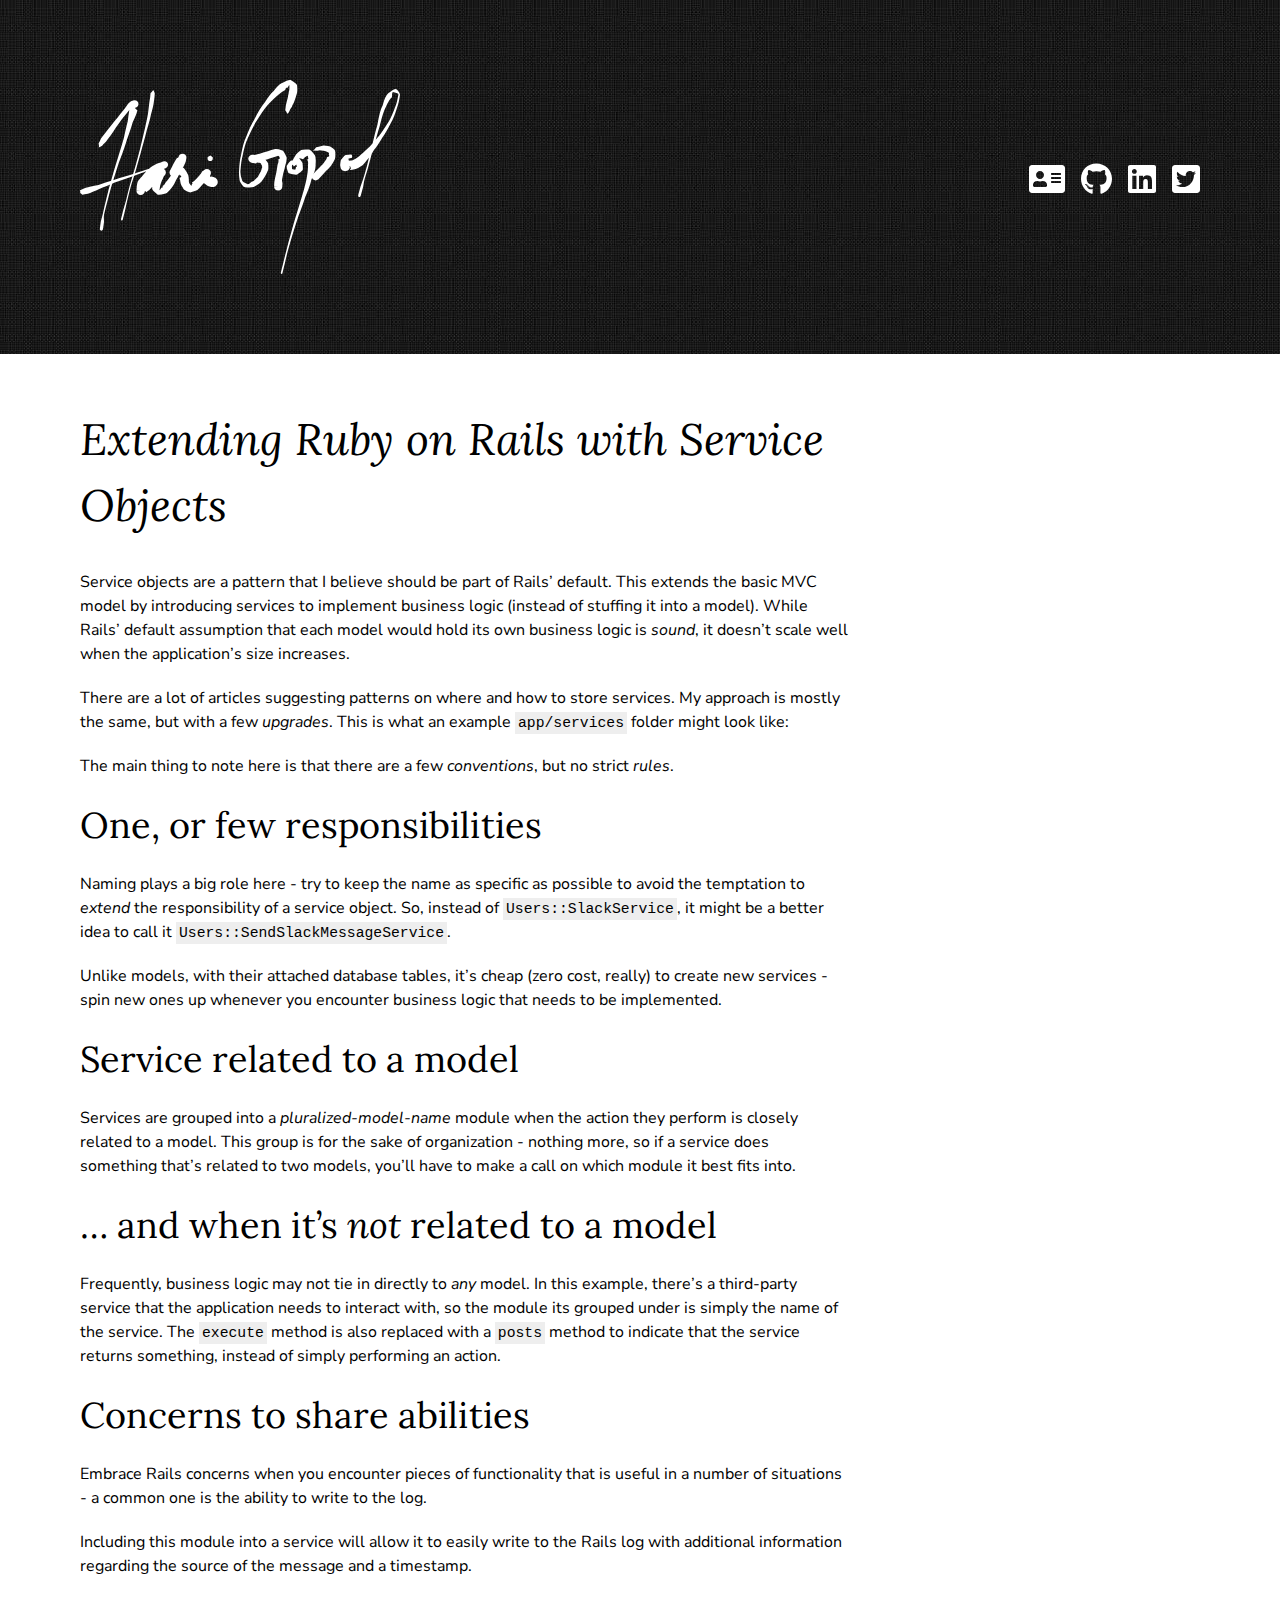
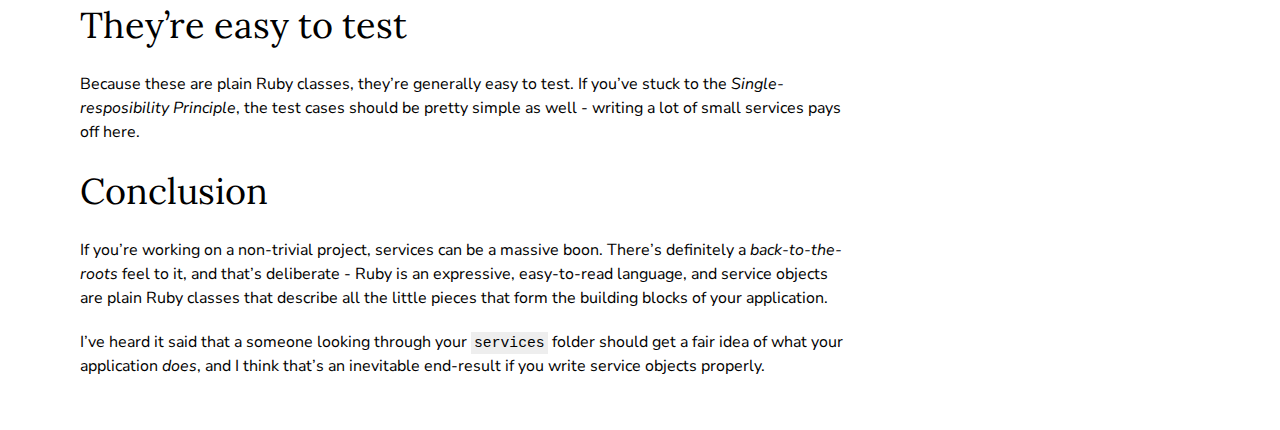
<file: guides/extending-ruby-on-rails-with-service-objects/index.html>
<html class="font-sans">

<head>
  <meta name="viewport" content="width=device-width, initial-scale=1.0">
  
  <title>Extending Ruby on Rails with Service Objects | Hari Gopal</title>
  
  <meta charset="utf-8">
  <link type="application/atom+xml" rel="alternate" href="https://blog.harigopal.in/feed.xml" title="Hari Gopal" />
  <!-- Begin Jekyll SEO tag v2.7.1 -->
<title>Extending Ruby on Rails with Service Objects | Hari Gopal</title>
<meta name="generator" content="Jekyll v4.2.0" />
<meta property="og:title" content="Extending Ruby on Rails with Service Objects" />
<meta property="og:locale" content="en_US" />
<meta name="description" content="Service objects are a pattern that I believe should be part of Rails’ default. This extends the basic MVC model by introducing services to implement business logic (instead of stuffing it into a model). While Rails’ default assumption that each model would hold its own business logic is sound, it doesn’t scale well when the application’s size increases." />
<meta property="og:description" content="Service objects are a pattern that I believe should be part of Rails’ default. This extends the basic MVC model by introducing services to implement business logic (instead of stuffing it into a model). While Rails’ default assumption that each model would hold its own business logic is sound, it doesn’t scale well when the application’s size increases." />
<link rel="canonical" href="https://blog.harigopal.in/guides/extending-ruby-on-rails-with-service-objects/" />
<meta property="og:url" content="https://blog.harigopal.in/guides/extending-ruby-on-rails-with-service-objects/" />
<meta property="og:site_name" content="Hari Gopal" />
<meta property="og:type" content="article" />
<meta property="article:published_time" content="2017-04-15T00:00:00+05:30" />
<meta name="twitter:card" content="summary" />
<meta property="twitter:title" content="Extending Ruby on Rails with Service Objects" />
<script type="application/ld+json">
{"@type":"BlogPosting","mainEntityOfPage":{"@type":"WebPage","@id":"https://blog.harigopal.in/guides/extending-ruby-on-rails-with-service-objects/"},"description":"Service objects are a pattern that I believe should be part of Rails’ default. This extends the basic MVC model by introducing services to implement business logic (instead of stuffing it into a model). While Rails’ default assumption that each model would hold its own business logic is sound, it doesn’t scale well when the application’s size increases.","headline":"Extending Ruby on Rails with Service Objects","dateModified":"2017-04-15T00:00:00+05:30","url":"https://blog.harigopal.in/guides/extending-ruby-on-rails-with-service-objects/","datePublished":"2017-04-15T00:00:00+05:30","@context":"https://schema.org"}</script>
<!-- End Jekyll SEO tag -->

  <link href="https://fonts.googleapis.com/css?family=Lora:400,400i,700|Nunito+Sans:400,400i,700&display=swap"
    rel="stylesheet">
  <link rel="stylesheet" href="/assets/css/styles.css">
  <link rel="stylesheet" href="/assets/css/monokai_gist.css">
  <link rel="icon" type="image/png" href="/favicon.png">

    <!-- Google Analytics -->
    <script>
    (function(i,s,o,g,r,a,m){i['GoogleAnalyticsObject']=r;i[r]=i[r]||function(){
    (i[r].q=i[r].q||[]).push(arguments)},i[r].l=1*new Date();a=s.createElement(o),
    m=s.getElementsByTagName(o)[0];a.async=1;a.src=g;m.parentNode.insertBefore(a,m)
    })(window,document,'script','https://www.google-analytics.com/analytics.js','ga');

    ga('create', 'UA-89604247-2', 'auto');
	ga('send', 'pageview', { 'page': location.pathname + location.search + location.hash});
	ga('set', 'anonymizeIp', false);
    </script>
    <!-- End Google Analytics -->
    </head>

<body><header class="header__background bg-black text-white py-20 px-4 md:px-12 lg:px-16 xl:px-20">
  <div class="flex flex-col lg:flex-row items-center lg:justify-between lg:items-center">
    <a href="/">
      <!-- <h1 class="text-5xl md:text-6xl font-serif">Hari Gopal</h1> -->
      <img src="/assets/images/title.svg" class="max-w-xs" />
    </a>

    <div class="text-3xl mt-8 lg:mt-0">
      <a href="/about">
        <img class="h-8 inline-block" src="/assets/images/address-card-solid.svg" />
      </a>
      <a href="https://github.com/harigopal" class="ml-2">
        <img class="h-8 inline-block" src="/assets/images/github-brands.svg" />
      </a>
      <a href="https://www.linkedin.com/in/hari-gopal" class="ml-2">
        <img class="h-8 inline-block" src="/assets/images/linkedin-brands.svg" />
      </a>
      <a href="https://twitter.com/harigopal" class="ml-2">
        <img class="h-8 inline-block" src="/assets/images/twitter-square-brands.svg" />
      </a>
    </div>
  </div>
</header>
<main class="py-8 md:pt-12 px-4 md:px-12 lg:px-16 xl:px-20">
    <div class="theme__post">
  <h1>Extending Ruby on Rails with Service Objects</h1>
  <p>Service objects are a pattern that I believe should be part of Rails’ default. This extends the basic MVC model by introducing services to implement business logic (instead of stuffing it into a model). While Rails’ default assumption that each model would hold its own business logic is <em>sound</em>, it doesn’t scale well when the application’s size increases.</p>

<p>There are a lot of articles suggesting patterns on where and how to store services. My approach is mostly the same, but with a few <em>upgrades</em>. This is what an example <code class="language-plaintext highlighter-rouge">app/services</code> folder might look like:</p>

<script src="https://gist.github.com/harigopal/c0b2ddb53f3b8e0d5875c00f33beda51.js"></script>

<p>The main thing to note here is that there are a few <em>conventions</em>, but no strict <em>rules</em>.</p>

<h2 id="one-or-few-responsibilities">One, or few responsibilities</h2>

<p>Naming plays a big role here - try to keep the name as specific as possible to avoid the temptation to <em>extend</em> the responsibility of a service object. So, instead of <code class="language-plaintext highlighter-rouge">Users::SlackService</code>, it might be a better idea to call it <code class="language-plaintext highlighter-rouge">Users::SendSlackMessageService</code>.</p>

<p>Unlike models, with their attached database tables, it’s cheap (zero cost, really) to create new services - spin new ones up whenever you encounter business logic that needs to be implemented.</p>

<h2 id="service-related-to-a-model">Service related to a model</h2>

<script src="https://gist.github.com/harigopal/7ebffe156a8239ccac5d7d256adefb2c.js"></script>

<p>Services are grouped into a <em>pluralized-model-name</em> module when the action they perform is closely related to a model. This group is for the sake of organization - nothing more, so if a service does something that’s related to two models, you’ll have to make a call on which module it best fits into.</p>

<h2 id="-and-when-its-not-related-to-a-model">… and when it’s <em>not</em> related to a model</h2>

<script src="https://gist.github.com/harigopal/5789ff9820bb7d86bd815654cd16c8b7.js"></script>

<p>Frequently, business logic may not tie in directly to <em>any</em> model. In this example, there’s a third-party service that the application needs to interact with, so the module its grouped under is simply the name of the service. The <code class="language-plaintext highlighter-rouge">execute</code> method is also replaced with a <code class="language-plaintext highlighter-rouge">posts</code> method to indicate that the service returns something, instead of simply performing an action.</p>

<h2 id="concerns-to-share-abilities">Concerns to share abilities</h2>

<p>Embrace Rails concerns when you encounter pieces of functionality that is useful in a number of situations - a common one is the ability to write to the log.</p>

<script src="https://gist.github.com/harigopal/2d9d7ffeedbb360f70381559dbcb7766.js"></script>

<p>Including this module into a service will allow it to easily write to the Rails log with additional information regarding the source of the message and a timestamp.</p>

<h2 id="theyre-easy-to-test">They’re easy to test</h2>

<p>Because these are plain Ruby classes, they’re generally easy to test. If you’ve stuck to the <em>Single-resposibility Principle</em>, the test cases should be pretty simple as well - writing a lot of small services pays off here.</p>

<h2 id="conclusion">Conclusion</h2>

<p>If you’re working on a non-trivial project, services can be a massive boon. There’s definitely a <em>back-to-the-roots</em> feel to it, and that’s deliberate - Ruby is an expressive, easy-to-read language, and service objects are plain Ruby classes that describe all the little pieces that form the building blocks of your application.</p>

<p>I’ve heard it said that a someone looking through your <code class="language-plaintext highlighter-rouge">services</code> folder should get a fair idea of what your application <em>does</em>, and I think that’s an inevitable end-result if you write service objects properly.</p>

</div>

  </main>
</body>

</html>
</file>
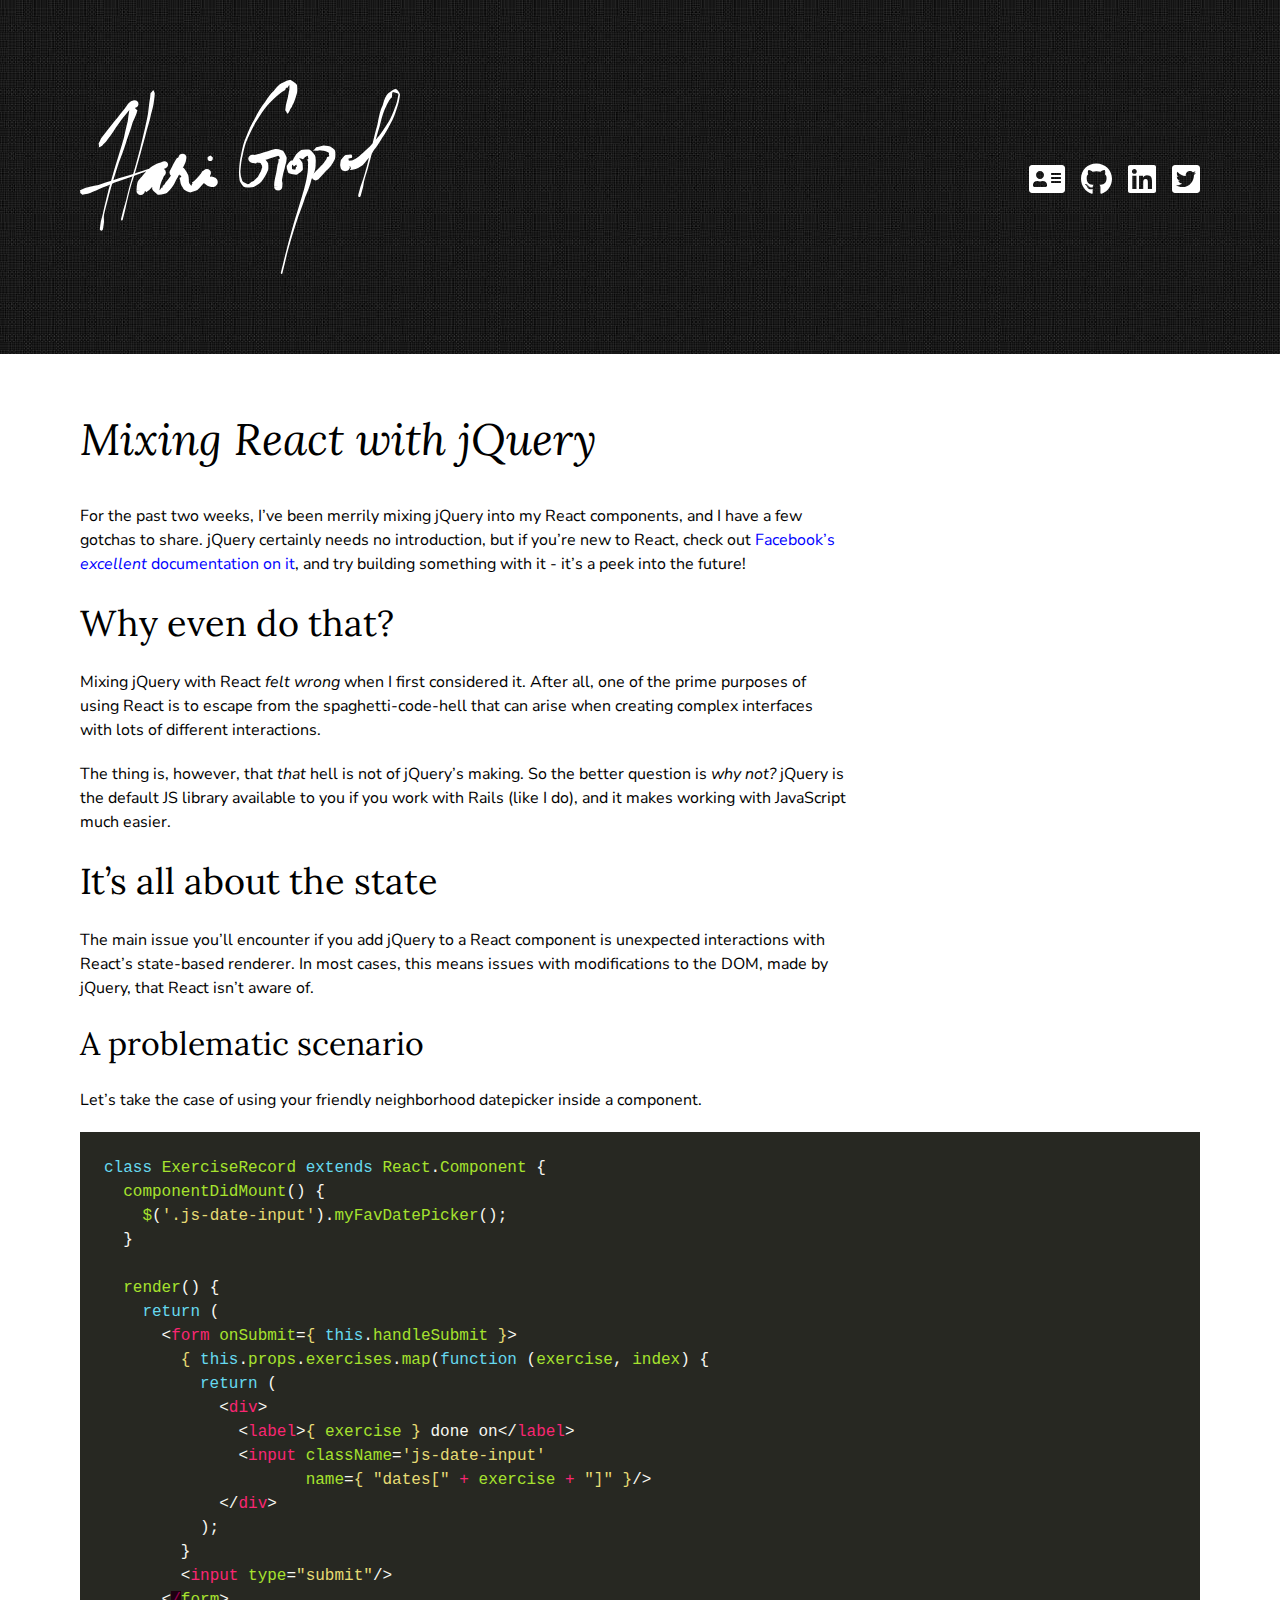
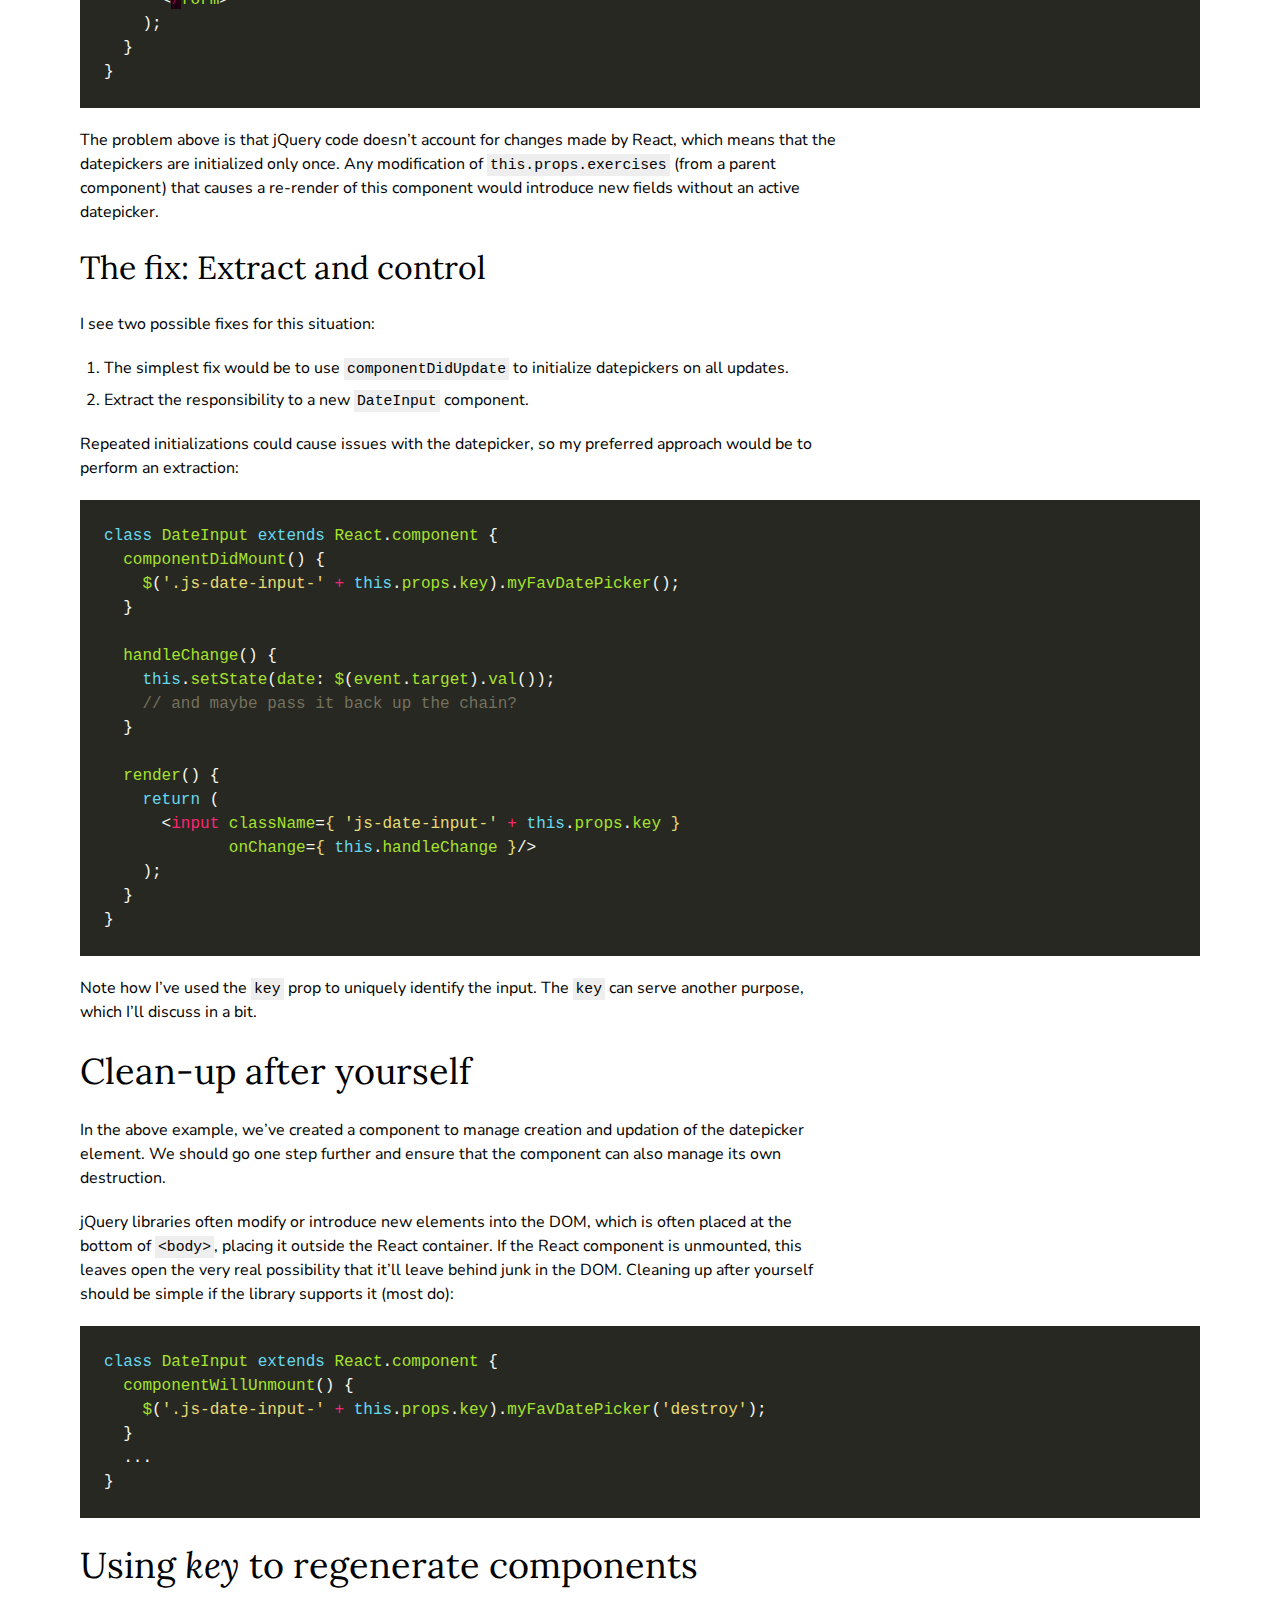
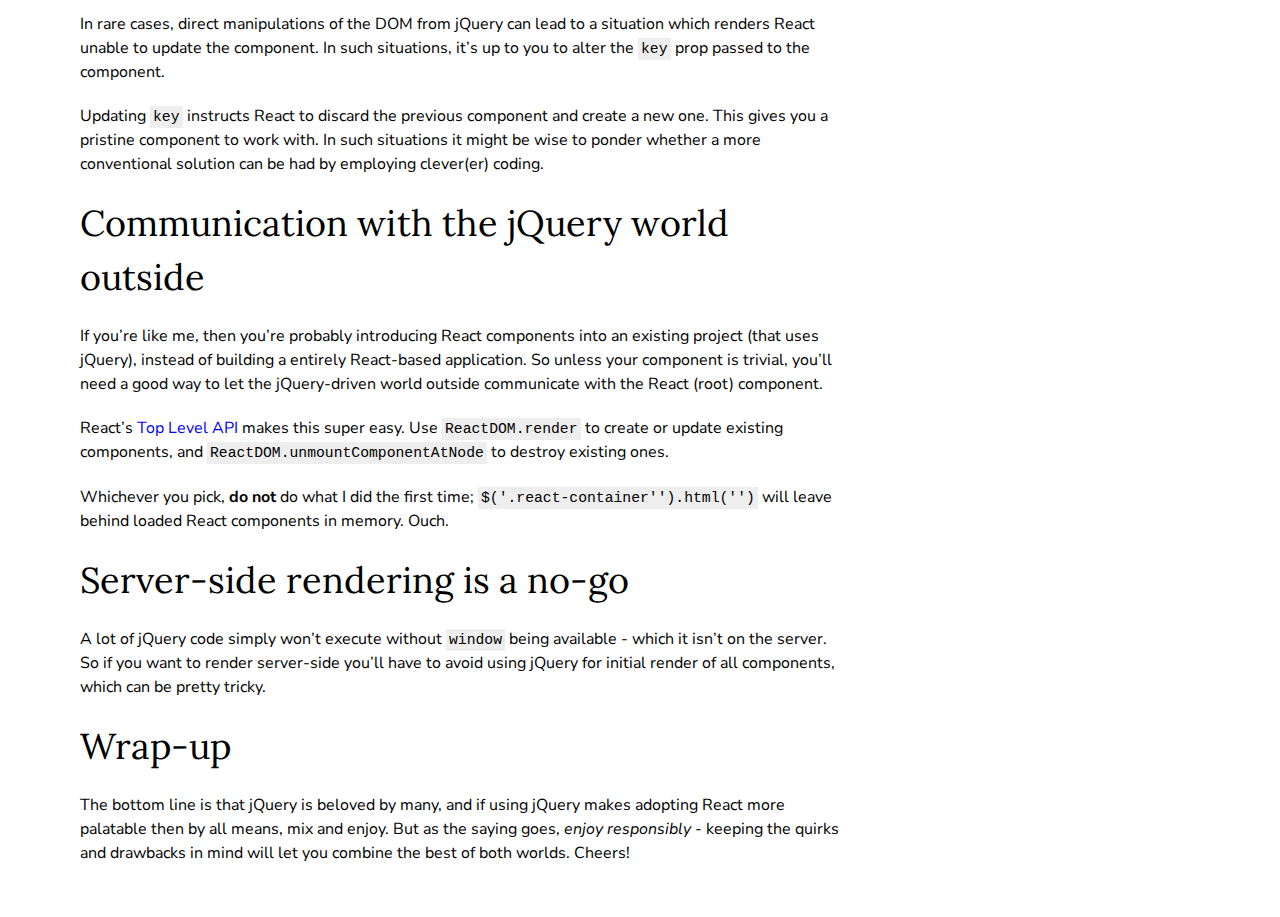
<file: guides/mixing-react-with-jquery/index.html>
<html class="font-sans">

<head>
  <meta name="viewport" content="width=device-width, initial-scale=1.0">
  
  <title>Mixing React with jQuery | Hari Gopal</title>
  
  <meta charset="utf-8">
  <link type="application/atom+xml" rel="alternate" href="https://blog.harigopal.in/feed.xml" title="Hari Gopal" />
  <!-- Begin Jekyll SEO tag v2.7.1 -->
<title>Mixing React with jQuery | Hari Gopal</title>
<meta name="generator" content="Jekyll v4.2.0" />
<meta property="og:title" content="Mixing React with jQuery" />
<meta property="og:locale" content="en_US" />
<meta name="description" content="For the past two weeks, I’ve been merrily mixing jQuery into my React components, and I have a few gotchas to share. jQuery certainly needs no introduction, but if you’re new to React, check out Facebook’s excellent documentation on it, and try building something with it - it’s a peek into the future!" />
<meta property="og:description" content="For the past two weeks, I’ve been merrily mixing jQuery into my React components, and I have a few gotchas to share. jQuery certainly needs no introduction, but if you’re new to React, check out Facebook’s excellent documentation on it, and try building something with it - it’s a peek into the future!" />
<link rel="canonical" href="https://blog.harigopal.in/guides/mixing-react-with-jquery/" />
<meta property="og:url" content="https://blog.harigopal.in/guides/mixing-react-with-jquery/" />
<meta property="og:site_name" content="Hari Gopal" />
<meta property="og:type" content="article" />
<meta property="article:published_time" content="2016-12-29T00:00:00+05:30" />
<meta name="twitter:card" content="summary" />
<meta property="twitter:title" content="Mixing React with jQuery" />
<script type="application/ld+json">
{"@type":"BlogPosting","mainEntityOfPage":{"@type":"WebPage","@id":"https://blog.harigopal.in/guides/mixing-react-with-jquery/"},"description":"For the past two weeks, I’ve been merrily mixing jQuery into my React components, and I have a few gotchas to share. jQuery certainly needs no introduction, but if you’re new to React, check out Facebook’s excellent documentation on it, and try building something with it - it’s a peek into the future!","headline":"Mixing React with jQuery","dateModified":"2016-12-29T00:00:00+05:30","url":"https://blog.harigopal.in/guides/mixing-react-with-jquery/","datePublished":"2016-12-29T00:00:00+05:30","@context":"https://schema.org"}</script>
<!-- End Jekyll SEO tag -->

  <link href="https://fonts.googleapis.com/css?family=Lora:400,400i,700|Nunito+Sans:400,400i,700&display=swap"
    rel="stylesheet">
  <link rel="stylesheet" href="/assets/css/styles.css">
  <link rel="stylesheet" href="/assets/css/monokai_gist.css">
  <link rel="icon" type="image/png" href="/favicon.png">

    <!-- Google Analytics -->
    <script>
    (function(i,s,o,g,r,a,m){i['GoogleAnalyticsObject']=r;i[r]=i[r]||function(){
    (i[r].q=i[r].q||[]).push(arguments)},i[r].l=1*new Date();a=s.createElement(o),
    m=s.getElementsByTagName(o)[0];a.async=1;a.src=g;m.parentNode.insertBefore(a,m)
    })(window,document,'script','https://www.google-analytics.com/analytics.js','ga');

    ga('create', 'UA-89604247-2', 'auto');
	ga('send', 'pageview', { 'page': location.pathname + location.search + location.hash});
	ga('set', 'anonymizeIp', false);
    </script>
    <!-- End Google Analytics -->
    </head>

<body><header class="header__background bg-black text-white py-20 px-4 md:px-12 lg:px-16 xl:px-20">
  <div class="flex flex-col lg:flex-row items-center lg:justify-between lg:items-center">
    <a href="/">
      <!-- <h1 class="text-5xl md:text-6xl font-serif">Hari Gopal</h1> -->
      <img src="/assets/images/title.svg" class="max-w-xs" />
    </a>

    <div class="text-3xl mt-8 lg:mt-0">
      <a href="/about">
        <img class="h-8 inline-block" src="/assets/images/address-card-solid.svg" />
      </a>
      <a href="https://github.com/harigopal" class="ml-2">
        <img class="h-8 inline-block" src="/assets/images/github-brands.svg" />
      </a>
      <a href="https://www.linkedin.com/in/hari-gopal" class="ml-2">
        <img class="h-8 inline-block" src="/assets/images/linkedin-brands.svg" />
      </a>
      <a href="https://twitter.com/harigopal" class="ml-2">
        <img class="h-8 inline-block" src="/assets/images/twitter-square-brands.svg" />
      </a>
    </div>
  </div>
</header>
<main class="py-8 md:pt-12 px-4 md:px-12 lg:px-16 xl:px-20">
    <div class="theme__post">
  <h1>Mixing React with jQuery</h1>
  <p>For the past two weeks, I’ve been merrily mixing jQuery into my React components, and I have a few gotchas to share. jQuery certainly needs no introduction, but if you’re new to React, check out <a href="https://facebook.github.io/react">Facebook’s <em>excellent</em> documentation on it</a>, and try building something with it - it’s a peek into the future!</p>

<h2 id="why-even-do-that">Why even do that?</h2>

<p>Mixing jQuery with React <em>felt wrong</em> when I first considered it. After all, one of the prime purposes of using React is to escape from the spaghetti-code-hell that can arise when creating complex interfaces with lots of different interactions.</p>

<p>The thing is, however, that <em>that</em> hell is not of jQuery’s making. So the better question is <em>why not?</em> jQuery is the default JS library available to you if you work with Rails (like I do), and it makes working with JavaScript much easier.</p>

<h2 id="its-all-about-the-state">It’s all about the state</h2>

<p>The main issue you’ll encounter if you add jQuery to a React component is unexpected interactions with React’s state-based renderer. In most cases, this means issues with modifications to the DOM, made by jQuery, that React isn’t aware of.</p>

<h3 id="a-problematic-scenario">A problematic scenario</h3>

<p>Let’s take the case of using your friendly neighborhood datepicker inside a component.</p>

<div class="language-jsx highlighter-rouge"><div class="highlight"><pre class="highlight"><code><span class="kd">class</span> <span class="nx">ExerciseRecord</span> <span class="kd">extends</span> <span class="nx">React</span><span class="p">.</span><span class="nx">Component</span> <span class="p">{</span>
  <span class="nx">componentDidMount</span><span class="p">()</span> <span class="p">{</span>
    <span class="nx">$</span><span class="p">(</span><span class="dl">'</span><span class="s1">.js-date-input</span><span class="dl">'</span><span class="p">).</span><span class="nx">myFavDatePicker</span><span class="p">();</span>
  <span class="p">}</span>

  <span class="nx">render</span><span class="p">()</span> <span class="p">{</span>
    <span class="k">return</span> <span class="p">(</span>
      <span class="p">&lt;</span><span class="nt">form</span> <span class="na">onSubmit</span><span class="p">=</span><span class="si">{</span> <span class="k">this</span><span class="p">.</span><span class="nx">handleSubmit</span> <span class="si">}</span><span class="p">&gt;</span>
        <span class="si">{</span> <span class="k">this</span><span class="p">.</span><span class="nx">props</span><span class="p">.</span><span class="nx">exercises</span><span class="p">.</span><span class="nx">map</span><span class="p">(</span><span class="kd">function</span> <span class="p">(</span><span class="nx">exercise</span><span class="p">,</span> <span class="nx">index</span><span class="p">)</span> <span class="p">{</span>
          <span class="k">return</span> <span class="p">(</span>
            <span class="p">&lt;</span><span class="nt">div</span><span class="p">&gt;</span>
              <span class="p">&lt;</span><span class="nt">label</span><span class="p">&gt;</span><span class="si">{</span> <span class="nx">exercise</span> <span class="si">}</span> done on<span class="p">&lt;/</span><span class="nt">label</span><span class="p">&gt;</span>
              <span class="p">&lt;</span><span class="nt">input</span> <span class="na">className</span><span class="p">=</span><span class="s">'js-date-input'</span>
                     <span class="na">name</span><span class="p">=</span><span class="si">{</span> <span class="dl">"</span><span class="s2">dates[</span><span class="dl">"</span> <span class="o">+</span> <span class="nx">exercise</span> <span class="o">+</span> <span class="dl">"</span><span class="s2">]</span><span class="dl">"</span> <span class="si">}</span><span class="p">/&gt;</span>
            <span class="p">&lt;/</span><span class="nt">div</span><span class="p">&gt;</span>
          <span class="p">);</span>
        <span class="p">}</span>
        <span class="p">&lt;</span><span class="nt">input</span> <span class="na">type</span><span class="p">=</span><span class="s">"submit"</span><span class="p">/&gt;</span>
      <span class="p">&lt;</span><span class="err">/</span><span class="na">form</span><span class="p">&gt;</span>
    );
  }
}
</code></pre></div></div>

<p>The problem above is that jQuery code doesn’t account for changes made by React, which means that the datepickers are initialized only once. Any modification of <code class="language-plaintext highlighter-rouge">this.props.exercises</code> (from a parent component) that causes a re-render of this component would introduce new fields without an active datepicker.</p>

<h3 id="the-fix-extract-and-control">The fix: Extract and control</h3>

<p>I see two possible fixes for this situation:</p>

<ol>
  <li>The simplest fix would be to use <code class="language-plaintext highlighter-rouge">componentDidUpdate</code> to initialize datepickers on all updates.</li>
  <li>Extract the responsibility to a new <code class="language-plaintext highlighter-rouge">DateInput</code> component.</li>
</ol>

<p>Repeated initializations could cause issues with the datepicker, so my preferred approach would be to perform an extraction:</p>

<div class="language-jsx highlighter-rouge"><div class="highlight"><pre class="highlight"><code><span class="kd">class</span> <span class="nx">DateInput</span> <span class="kd">extends</span> <span class="nx">React</span><span class="p">.</span><span class="nx">component</span> <span class="p">{</span>
  <span class="nx">componentDidMount</span><span class="p">()</span> <span class="p">{</span>
    <span class="nx">$</span><span class="p">(</span><span class="dl">'</span><span class="s1">.js-date-input-</span><span class="dl">'</span> <span class="o">+</span> <span class="k">this</span><span class="p">.</span><span class="nx">props</span><span class="p">.</span><span class="nx">key</span><span class="p">).</span><span class="nx">myFavDatePicker</span><span class="p">();</span>
  <span class="p">}</span>

  <span class="nx">handleChange</span><span class="p">()</span> <span class="p">{</span>
    <span class="k">this</span><span class="p">.</span><span class="nx">setState</span><span class="p">(</span><span class="nx">date</span><span class="p">:</span> <span class="nx">$</span><span class="p">(</span><span class="nx">event</span><span class="p">.</span><span class="nx">target</span><span class="p">).</span><span class="nx">val</span><span class="p">());</span>
    <span class="c1">// and maybe pass it back up the chain?</span>
  <span class="p">}</span>

  <span class="nx">render</span><span class="p">()</span> <span class="p">{</span>
    <span class="k">return</span> <span class="p">(</span>
      <span class="p">&lt;</span><span class="nt">input</span> <span class="na">className</span><span class="p">=</span><span class="si">{</span> <span class="dl">'</span><span class="s1">js-date-input-</span><span class="dl">'</span> <span class="o">+</span> <span class="k">this</span><span class="p">.</span><span class="nx">props</span><span class="p">.</span><span class="nx">key</span> <span class="si">}</span>
             <span class="na">onChange</span><span class="p">=</span><span class="si">{</span> <span class="k">this</span><span class="p">.</span><span class="nx">handleChange</span> <span class="si">}</span><span class="p">/&gt;</span>
    <span class="p">);</span>
  <span class="p">}</span>
<span class="p">}</span>
</code></pre></div></div>

<p>Note how I’ve used the <code class="language-plaintext highlighter-rouge">key</code> prop to uniquely identify the input. The <code class="language-plaintext highlighter-rouge">key</code> can serve another purpose, which I’ll discuss in a bit.</p>

<h2 id="clean-up-after-yourself">Clean-up after yourself</h2>

<p>In the above example, we’ve created a component to manage creation and updation of the datepicker element. We should go one step further and ensure that the component can also manage its own destruction.</p>

<p>jQuery libraries often modify or introduce new elements into the DOM, which is often placed at the bottom of <code class="language-plaintext highlighter-rouge">&lt;body&gt;</code>, placing it outside the React container. If the React component is unmounted, this leaves open the very real possibility that it’ll leave behind junk in the DOM. Cleaning up after yourself should be simple if the library supports it (most do):</p>

<div class="language-jsx highlighter-rouge"><div class="highlight"><pre class="highlight"><code><span class="kd">class</span> <span class="nx">DateInput</span> <span class="kd">extends</span> <span class="nx">React</span><span class="p">.</span><span class="nx">component</span> <span class="p">{</span>
  <span class="nx">componentWillUnmount</span><span class="p">()</span> <span class="p">{</span>
    <span class="nx">$</span><span class="p">(</span><span class="dl">'</span><span class="s1">.js-date-input-</span><span class="dl">'</span> <span class="o">+</span> <span class="k">this</span><span class="p">.</span><span class="nx">props</span><span class="p">.</span><span class="nx">key</span><span class="p">).</span><span class="nx">myFavDatePicker</span><span class="p">(</span><span class="dl">'</span><span class="s1">destroy</span><span class="dl">'</span><span class="p">);</span>
  <span class="p">}</span>
  <span class="p">...</span>
<span class="p">}</span>
</code></pre></div></div>

<h2 id="using-key-to-regenerate-components">Using <em>key</em> to regenerate components</h2>

<p>In rare cases, direct manipulations of the DOM from jQuery can lead to a situation which renders React unable to update the component. In such situations, it’s up to you to alter the <code class="language-plaintext highlighter-rouge">key</code> prop passed to the component.</p>

<p>Updating <code class="language-plaintext highlighter-rouge">key</code> instructs React to discard the previous component and create a new one. This gives you a pristine component to work with. In such situations it might be wise to ponder whether a more conventional solution can be had by employing clever(er) coding.</p>

<h2 id="communication-with-the-jquery-world-outside">Communication with the jQuery world outside</h2>

<p>If you’re like me, then you’re probably introducing React components into an existing project (that uses jQuery), instead of building a entirely React-based application. So unless your component is trivial, you’ll need a good way to let the jQuery-driven world outside communicate with the React (root) component.</p>

<p>React’s <a href="https://facebook.github.io/react/blog/2015/10/01/react-render-and-top-level-api.html">Top Level API</a> makes this super easy. Use <code class="language-plaintext highlighter-rouge">ReactDOM.render</code> to create or update existing components, and <code class="language-plaintext highlighter-rouge">ReactDOM.unmountComponentAtNode</code> to destroy existing ones.</p>

<p>Whichever you pick, <strong>do not</strong> do what I did the first time; <code class="language-plaintext highlighter-rouge">$('.react-container'').html('')</code> will leave behind loaded React components in memory. Ouch.</p>

<h2 id="server-side-rendering-is-a-no-go">Server-side rendering is a no-go</h2>

<p>A lot of jQuery code simply won’t execute without <code class="language-plaintext highlighter-rouge">window</code> being available - which it isn’t on the server. So if you want to render server-side you’ll have to avoid using jQuery for initial render of all components, which can be pretty tricky.</p>

<h2 id="wrap-up">Wrap-up</h2>

<p>The bottom line is that jQuery is beloved by many, and if using jQuery makes adopting React more palatable then by all means, mix and enjoy. But as the saying goes, <em>enjoy responsibly</em> - keeping the quirks and drawbacks in mind will let you combine the best of both worlds. Cheers!</p>

</div>

  </main>
</body>

</html>
</file>
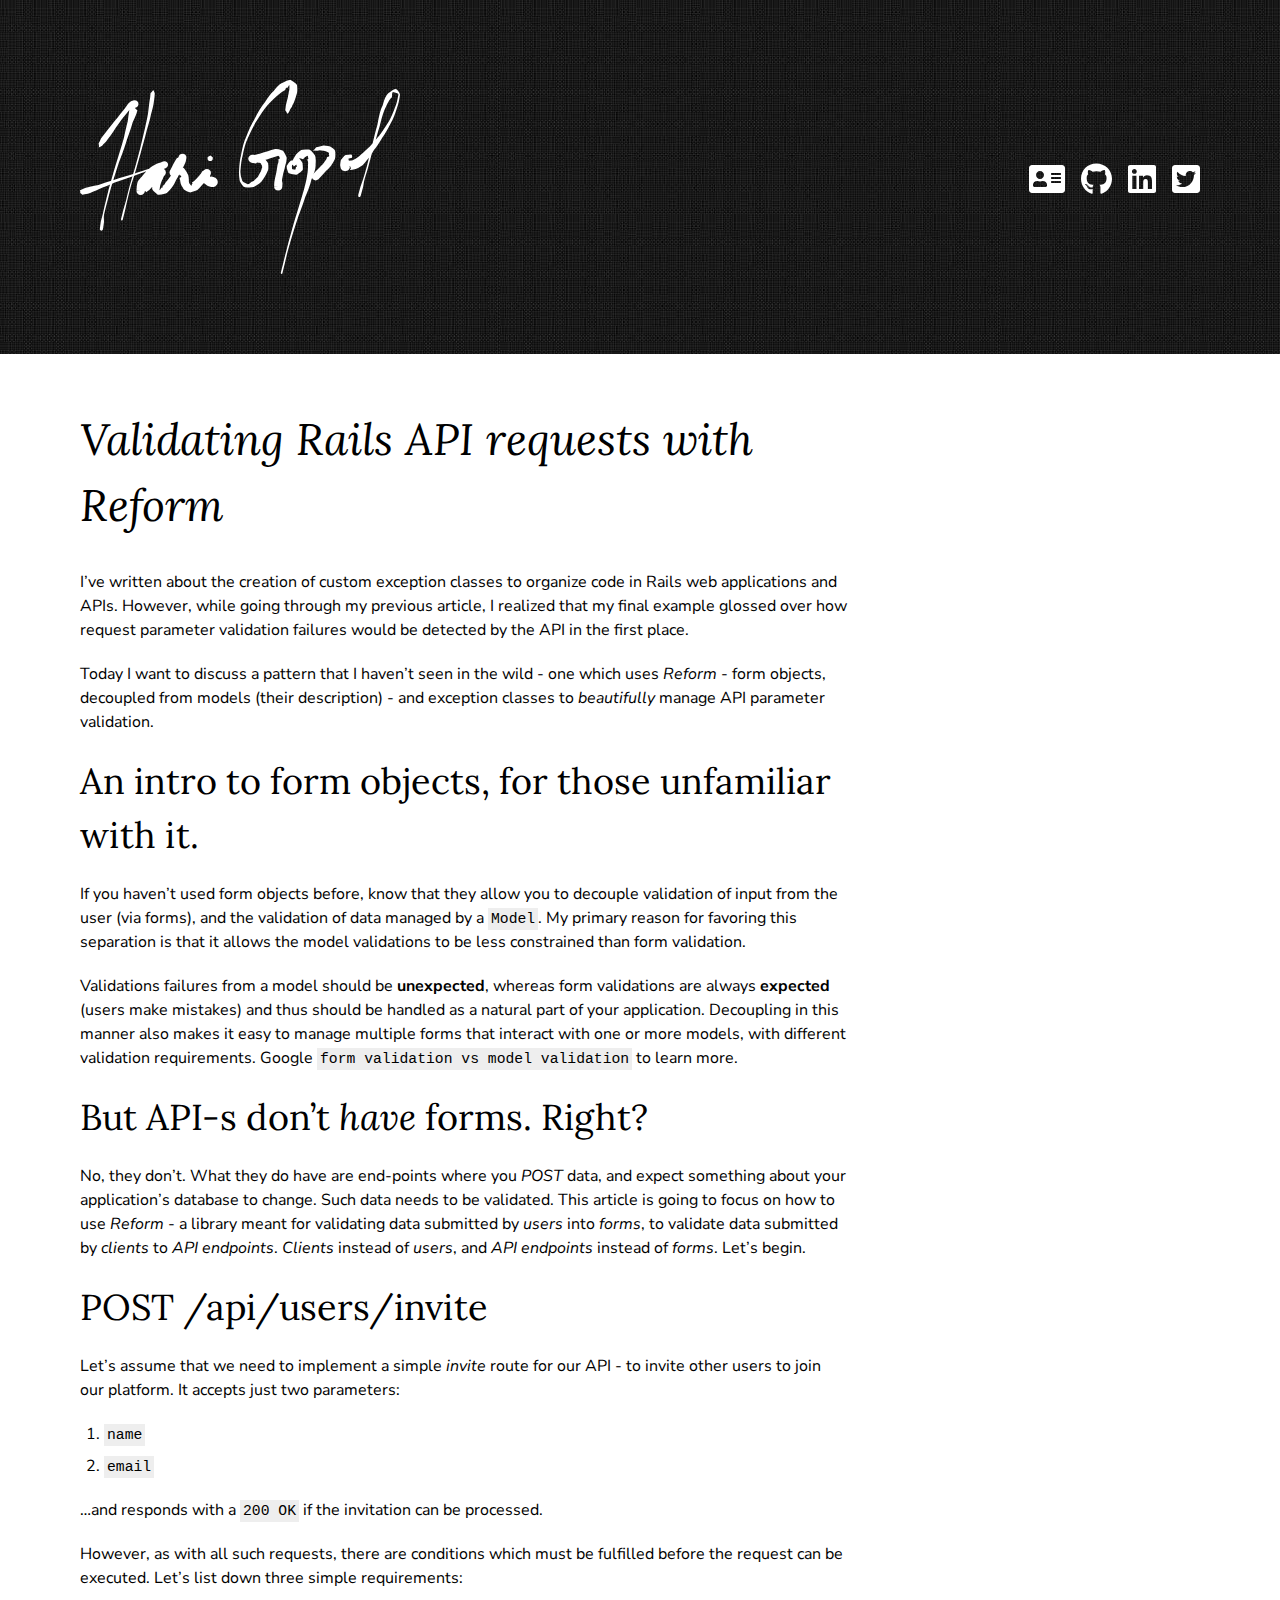
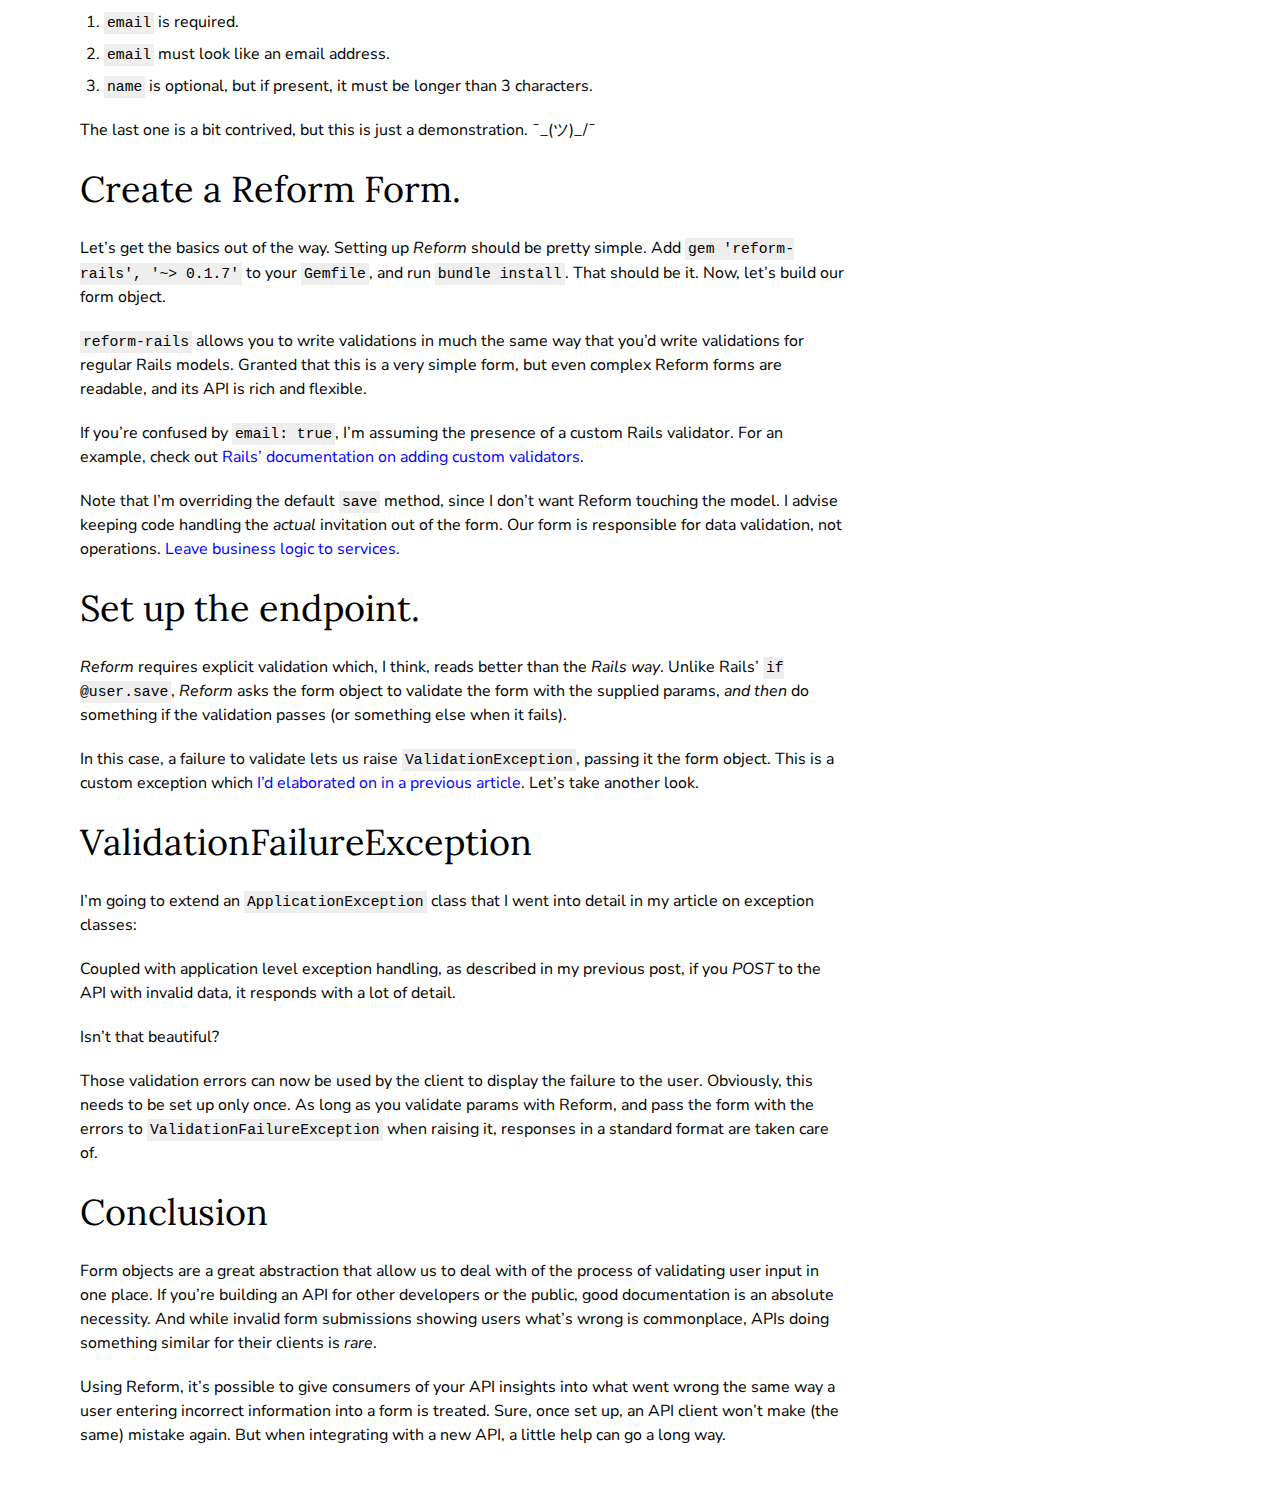
<file: guides/validating-rails-api-requests-with-reform/index.html>
<html class="font-sans">

<head>
  <meta name="viewport" content="width=device-width, initial-scale=1.0">
  
  <title>Validating Rails API requests with Reform | Hari Gopal</title>
  
  <meta charset="utf-8">
  <link type="application/atom+xml" rel="alternate" href="https://blog.harigopal.in/feed.xml" title="Hari Gopal" />
  <!-- Begin Jekyll SEO tag v2.7.1 -->
<title>Validating Rails API requests with Reform | Hari Gopal</title>
<meta name="generator" content="Jekyll v4.2.0" />
<meta property="og:title" content="Validating Rails API requests with Reform" />
<meta property="og:locale" content="en_US" />
<meta name="description" content="I’ve written about the creation of custom exception classes to organize code in Rails web applications and APIs. However, while going through my previous article, I realized that my final example glossed over how request parameter validation failures would be detected by the API in the first place." />
<meta property="og:description" content="I’ve written about the creation of custom exception classes to organize code in Rails web applications and APIs. However, while going through my previous article, I realized that my final example glossed over how request parameter validation failures would be detected by the API in the first place." />
<link rel="canonical" href="https://blog.harigopal.in/guides/validating-rails-api-requests-with-reform/" />
<meta property="og:url" content="https://blog.harigopal.in/guides/validating-rails-api-requests-with-reform/" />
<meta property="og:site_name" content="Hari Gopal" />
<meta property="og:type" content="article" />
<meta property="article:published_time" content="2017-09-13T00:00:00+05:30" />
<meta name="twitter:card" content="summary" />
<meta property="twitter:title" content="Validating Rails API requests with Reform" />
<script type="application/ld+json">
{"@type":"BlogPosting","mainEntityOfPage":{"@type":"WebPage","@id":"https://blog.harigopal.in/guides/validating-rails-api-requests-with-reform/"},"description":"I’ve written about the creation of custom exception classes to organize code in Rails web applications and APIs. However, while going through my previous article, I realized that my final example glossed over how request parameter validation failures would be detected by the API in the first place.","headline":"Validating Rails API requests with Reform","dateModified":"2017-09-13T00:00:00+05:30","url":"https://blog.harigopal.in/guides/validating-rails-api-requests-with-reform/","datePublished":"2017-09-13T00:00:00+05:30","@context":"https://schema.org"}</script>
<!-- End Jekyll SEO tag -->

  <link href="https://fonts.googleapis.com/css?family=Lora:400,400i,700|Nunito+Sans:400,400i,700&display=swap"
    rel="stylesheet">
  <link rel="stylesheet" href="/assets/css/styles.css">
  <link rel="stylesheet" href="/assets/css/monokai_gist.css">
  <link rel="icon" type="image/png" href="/favicon.png">

    <!-- Google Analytics -->
    <script>
    (function(i,s,o,g,r,a,m){i['GoogleAnalyticsObject']=r;i[r]=i[r]||function(){
    (i[r].q=i[r].q||[]).push(arguments)},i[r].l=1*new Date();a=s.createElement(o),
    m=s.getElementsByTagName(o)[0];a.async=1;a.src=g;m.parentNode.insertBefore(a,m)
    })(window,document,'script','https://www.google-analytics.com/analytics.js','ga');

    ga('create', 'UA-89604247-2', 'auto');
	ga('send', 'pageview', { 'page': location.pathname + location.search + location.hash});
	ga('set', 'anonymizeIp', false);
    </script>
    <!-- End Google Analytics -->
    </head>

<body><header class="header__background bg-black text-white py-20 px-4 md:px-12 lg:px-16 xl:px-20">
  <div class="flex flex-col lg:flex-row items-center lg:justify-between lg:items-center">
    <a href="/">
      <!-- <h1 class="text-5xl md:text-6xl font-serif">Hari Gopal</h1> -->
      <img src="/assets/images/title.svg" class="max-w-xs" />
    </a>

    <div class="text-3xl mt-8 lg:mt-0">
      <a href="/about">
        <img class="h-8 inline-block" src="/assets/images/address-card-solid.svg" />
      </a>
      <a href="https://github.com/harigopal" class="ml-2">
        <img class="h-8 inline-block" src="/assets/images/github-brands.svg" />
      </a>
      <a href="https://www.linkedin.com/in/hari-gopal" class="ml-2">
        <img class="h-8 inline-block" src="/assets/images/linkedin-brands.svg" />
      </a>
      <a href="https://twitter.com/harigopal" class="ml-2">
        <img class="h-8 inline-block" src="/assets/images/twitter-square-brands.svg" />
      </a>
    </div>
  </div>
</header>
<main class="py-8 md:pt-12 px-4 md:px-12 lg:px-16 xl:px-20">
    <div class="theme__post">
  <h1>Validating Rails API requests with Reform</h1>
  <p>I’ve written about the creation of custom exception classes to organize code in Rails web applications and APIs. However, while going through my previous article, I realized that my final example glossed over how request parameter validation failures would be detected by the API in the first place.</p>

<p>Today I want to discuss a pattern that I haven’t seen in the wild - one which uses <em>Reform</em> - form objects, decoupled from models (their description) - and exception classes to <em>beautifully</em> manage API parameter validation.</p>

<h2 id="an-intro-to-form-objects-for-those-unfamiliar-with-it">An intro to form objects, for those unfamiliar with it.</h2>

<p>If you haven’t used form objects before, know that they allow you to decouple validation of input from the user (via forms), and the validation of data managed by a <code class="language-plaintext highlighter-rouge">Model</code>. My primary reason for favoring this separation is that it allows the model validations to be less constrained than form validation.</p>

<p>Validations failures from a model should be <strong>unexpected</strong>, whereas form validations are always <strong>expected</strong> (users make mistakes) and thus should be handled as a natural part of your application. Decoupling in this manner also makes it easy to manage multiple forms that interact with one or more models, with different validation requirements. Google <code class="language-plaintext highlighter-rouge">form validation vs model validation</code> to learn more.</p>

<h2 id="but-api-s-dont-have-forms-right">But API-s don’t <em>have</em> forms. Right?</h2>

<p>No, they don’t. What they do have are end-points where you <em>POST</em> data, and expect something about your application’s database to change. Such data needs to be validated. This article is going to focus on how to use <em>Reform</em> - a library meant for validating data submitted by <em>users</em> into <em>forms</em>, to validate data submitted by <em>clients</em> to <em>API endpoints</em>. <em>Clients</em> instead of <em>users</em>, and <em>API endpoints</em> instead of <em>forms</em>. Let’s begin.</p>

<h2 id="post-apiusersinvite">POST /api/users/invite</h2>

<p>Let’s assume that we need to implement a simple <em>invite</em> route for our API - to invite other users to join our platform. It accepts just two parameters:</p>

<ol>
  <li><code class="language-plaintext highlighter-rouge">name</code></li>
  <li><code class="language-plaintext highlighter-rouge">email</code></li>
</ol>

<p>…and responds with a <code class="language-plaintext highlighter-rouge">200 OK</code> if the invitation can be processed.</p>

<p>However, as with all such requests, there are conditions which must be fulfilled before the request can be executed. Let’s list down three simple requirements:</p>

<ol>
  <li><code class="language-plaintext highlighter-rouge">email</code> is required.</li>
  <li><code class="language-plaintext highlighter-rouge">email</code> must look like an email address.</li>
  <li><code class="language-plaintext highlighter-rouge">name</code> is optional, but if present, it must be longer than 3 characters.</li>
</ol>

<p>The last one is a bit contrived, but this is just a demonstration. ¯_(ツ)_/¯</p>

<h2 id="create-a-reform-form">Create a Reform Form.</h2>

<p>Let’s get the basics out of the way. Setting up <em>Reform</em> should be pretty simple. Add <code class="language-plaintext highlighter-rouge">gem 'reform-rails', '~&gt; 0.1.7'</code> to your <code class="language-plaintext highlighter-rouge">Gemfile</code>, and run <code class="language-plaintext highlighter-rouge">bundle install</code>. That should be it. Now, let’s build our form object.</p>

<script src="https://gist.github.com/harigopal/1de28e963edeed26e9580fb00749e2a3.js"></script>

<p><code class="language-plaintext highlighter-rouge">reform-rails</code> allows you to write validations in much the same way that you’d write validations for regular Rails models. Granted that this is a very simple form, but even complex Reform forms are readable, and its API is rich and flexible.</p>

<p>If you’re confused by <code class="language-plaintext highlighter-rouge">email: true</code>, I’m assuming the presence of a custom Rails validator. For an example, check out <a href="http://guides.rubyonrails.org/active_record_validations.html#custom-validators">Rails’ documentation on adding custom validators</a>.</p>

<p>Note that I’m overriding the default <code class="language-plaintext highlighter-rouge">save</code> method, since I don’t want Reform touching the model. I advise keeping code handling the <em>actual</em> invitation out of the form. Our form is responsible for data validation, not operations. <a href="/guides/extending-ruby-on-rails-with-service-objects">Leave business logic to services.</a></p>

<h2 id="set-up-the-endpoint">Set up the endpoint.</h2>

<script src="https://gist.github.com/harigopal/ec811f2bc3cf7e9f18006a3a3349c4dd.js"></script>

<p><em>Reform</em> requires explicit validation which, I think, reads better than the <em>Rails way</em>. Unlike Rails’ <code class="language-plaintext highlighter-rouge">if @user.save</code>, <em>Reform</em> asks the form object to validate the form with the supplied params, <em>and then</em> do something if the validation passes (or something else when it fails).</p>

<p>In this case, a failure to validate lets us raise <code class="language-plaintext highlighter-rouge">ValidationException</code>, passing it the form object. This is a custom exception which <a href="/guides/exceptions-as-first-class-citizens-on-rails">I’d elaborated on in a previous article</a>. Let’s take another look.</p>

<h2 id="validationfailureexception">ValidationFailureException</h2>

<p>I’m going to extend an <code class="language-plaintext highlighter-rouge">ApplicationException</code> class that I went into detail in my article on exception classes:</p>

<script src="https://gist.github.com/harigopal/ab851d1f2a0a8bb8a4a70409ad03c2b2.js"></script>

<p>Coupled with application level exception handling, as described in my previous post, if you <em>POST</em> to the API with invalid data, it responds with a lot of detail.</p>

<script src="https://gist.github.com/harigopal/1152bb382b07e8087ffea534e602f8e8.js"></script>

<p>Isn’t that beautiful?</p>

<p>Those validation errors can now be used by the client to display the failure to the user. Obviously, this needs to be set up only once. As long as you validate params with Reform, and pass the form with the errors to <code class="language-plaintext highlighter-rouge">ValidationFailureException</code> when raising it, responses in a standard format are taken care of.</p>

<h2 id="conclusion">Conclusion</h2>

<p>Form objects are a great abstraction that allow us to deal with of the process of validating user input in one place. If you’re building an API for other developers or the public, good documentation is an absolute necessity. And while invalid form submissions showing users what’s wrong is commonplace, APIs doing something similar for their clients is <em>rare</em>.</p>

<p>Using Reform, it’s possible to give consumers of your API insights into what went wrong the same way a user entering incorrect information into a form is treated. Sure, once set up, an API client won’t make (the same) mistake again. But when integrating with a new API, a little help can go a long way.</p>

</div>

  </main>
</body>

</html>
</file>
<file: assets/css/monokai_gist.css>
/*! lonekorean/gist-syntax-themes v3.0.2 | CC-BY-SA-4.0 License */
/* Source: https://github.com/lonekorean/gist-syntax-themes */
/* Original License: https://github.com/lonekorean/gist-syntax-themes/blob/master/LICENSE.md */

body .gist .highlight {
  background: #272822;
}
body .gist .blob-num,
body .gist .blob-code-inner,
body .gist .pl-s2,
body .gist .pl-stj {
  color: #f8f8f2;
}
body .gist .pl-c1 {
  color: #ae81ff;
}
body .gist .pl-enti {
  color: #a6e22e;
  font-weight: 700;
}
body .gist .pl-st {
  color: #66d9ef;
}
body .gist .pl-mdr {
  color: #66d9ef;
  font-weight: 400;
}
body .gist .pl-ms1 {
  background: #fd971f;
}
body .gist .pl-c,
body .gist .pl-c span,
body .gist .pl-pdc {
  color: #75715e;
  font-style: italic;
}
body .gist .pl-cce,
body .gist .pl-cn,
body .gist .pl-coc,
body .gist .pl-enc,
body .gist .pl-ens,
body .gist .pl-kos,
body .gist .pl-kou,
body .gist .pl-mh .pl-pdh,
body .gist .pl-mp,
body .gist .pl-mp1 .pl-sf,
body .gist .pl-mq,
body .gist .pl-pde,
body .gist .pl-pse,
body .gist .pl-pse .pl-s2,
body .gist .pl-mp .pl-s3,
body .gist .pl-smi,
body .gist .pl-stp,
body .gist .pl-sv,
body .gist .pl-v,
body .gist .pl-vi,
body .gist .pl-vpf,
body .gist .pl-mri,
body .gist .pl-va,
body .gist .pl-vpu {
  color: #66d9ef;
}
body .gist .pl-cos,
body .gist .pl-ml,
body .gist .pl-pds,
body .gist .pl-s,
body .gist .pl-s1,
body .gist .pl-sol {
  color: #e6db74;
}
body .gist .pl-e,
body .gist .pl-ef,
body .gist .pl-en,
body .gist .pl-enf,
body .gist .pl-enm,
body .gist .pl-entc,
body .gist .pl-entm,
body .gist .pl-eoac,
body .gist .pl-eoac .pl-pde,
body .gist .pl-eoi,
body .gist .pl-mai .pl-sf,
body .gist .pl-mm,
body .gist .pl-pdv,
body .gist .pl-som,
body .gist .pl-sr,
body .gist .pl-vo {
  color: #a6e22e;
}
body .gist .pl-ent,
body .gist .pl-eoa,
body .gist .pl-eoai,
body .gist .pl-eoai .pl-pde,
body .gist .pl-k,
body .gist .pl-ko,
body .gist .pl-kolp,
body .gist .pl-mc,
body .gist .pl-mr,
body .gist .pl-ms,
body .gist .pl-s3,
body .gist .pl-smc,
body .gist .pl-smp,
body .gist .pl-sok,
body .gist .pl-sra,
body .gist .pl-src,
body .gist .pl-sre {
  color: #f92672;
}
body .gist .pl-mb,
body .gist .pl-pdb {
  color: #e6db74;
  font-weight: 700;
}
body .gist .pl-mi,
body .gist .pl-pdi {
  color: #f92672;
  font-style: italic;
}
body .gist .pl-pdc1,
body .gist .pl-scp {
  color: #ae81ff;
}
body .gist .pl-sc,
body .gist .pl-sf,
body .gist .pl-mo,
body .gist .pl-entl {
  color: #fd971f;
}
body .gist .pl-mi1,
body .gist .pl-mdht {
  color: #a6e22e;
  background: rgba(0, 64, 0, .5);
}
body .gist .pl-md,
body .gist .pl-mdhf {
  color: #f92672;
  background: rgba(64, 0, 0, .5);
}
body .gist .pl-mdh,
body .gist .pl-mdi {
  color: #a6e22e;
  font-weight: 400;
}
body .gist .pl-ib,
body .gist .pl-id,
body .gist .pl-ii,
body .gist .pl-iu {
  background: #a6e22e;
  color: #272822;
}
</file>
<file: assets/css/styles.css>
/*! tailwindcss v2.2.4 | MIT License | https://tailwindcss.com */
/*! modern-normalize v1.1.0 | MIT License | https://github.com/sindresorhus/modern-normalize */
/*
Document
========
*/
/**
Use a better box model (opinionated).
*/
*, ::before, ::after { box-sizing: border-box; }

/**
Use a more readable tab size (opinionated).
*/
html { -moz-tab-size: 4; -o-tab-size: 4; tab-size: 4; }

/**
1. Correct the line height in all browsers.
2. Prevent adjustments of font size after orientation changes in iOS.
*/
html { line-height: 1.15; /* 1 */ -webkit-text-size-adjust: 100%; /* 2 */ }

/*
Sections
========
*/
/**
Remove the margin in all browsers.
*/
body { margin: 0; }

/**
Improve consistency of default fonts in all browsers. (https://github.com/sindresorhus/modern-normalize/issues/3)
*/
body { font-family: system-ui, -apple-system, "Segoe UI", Roboto, Helvetica, Arial, sans-serif, "Apple Color Emoji", "Segoe UI Emoji"; }

/*
Grouping content
================
*/
/**
1. Add the correct height in Firefox.
2. Correct the inheritance of border color in Firefox. (https://bugzilla.mozilla.org/show_bug.cgi?id=190655)
*/
hr { height: 0; /* 1 */ color: inherit; /* 2 */ }

/*
Text-level semantics
====================
*/
/**
Add the correct text decoration in Chrome, Edge, and Safari.
*/
abbr[title] { -webkit-text-decoration: underline dotted; text-decoration: underline dotted; }

/**
Add the correct font weight in Edge and Safari.
*/
b, strong { font-weight: bolder; }

/**
1. Improve consistency of default fonts in all browsers. (https://github.com/sindresorhus/modern-normalize/issues/3)
2. Correct the odd 'em' font sizing in all browsers.
*/
code, kbd, samp, pre { font-family: ui-monospace, SFMono-Regular, Consolas, 'Liberation Mono', Menlo, monospace; /* 1 */ font-size: 1em; /* 2 */ }

/**
Add the correct font size in all browsers.
*/
small { font-size: 80%; }

/**
Prevent 'sub' and 'sup' elements from affecting the line height in all browsers.
*/
sub, sup { font-size: 75%; line-height: 0; position: relative; vertical-align: baseline; }

sub { bottom: -0.25em; }

sup { top: -0.5em; }

/*
Tabular data
============
*/
/**
1. Remove text indentation from table contents in Chrome and Safari. (https://bugs.chromium.org/p/chromium/issues/detail?id=999088, https://bugs.webkit.org/show_bug.cgi?id=201297)
2. Correct table border color inheritance in all Chrome and Safari. (https://bugs.chromium.org/p/chromium/issues/detail?id=935729, https://bugs.webkit.org/show_bug.cgi?id=195016)
*/
table { text-indent: 0; /* 1 */ border-color: inherit; /* 2 */ }

/*
Forms
=====
*/
/**
1. Change the font styles in all browsers.
2. Remove the margin in Firefox and Safari.
*/
button, input, optgroup, select, textarea { font-family: inherit; /* 1 */ font-size: 100%; /* 1 */ line-height: 1.15; /* 1 */ margin: 0; /* 2 */ }

/**
Remove the inheritance of text transform in Edge and Firefox.
1. Remove the inheritance of text transform in Firefox.
*/
button, select { /* 1 */ text-transform: none; }

/**
Correct the inability to style clickable types in iOS and Safari.
*/
button, [type='button'] { -webkit-appearance: button; }

/**
Remove the inner border and padding in Firefox.
*/
/**
Restore the focus styles unset by the previous rule.
*/
/**
Remove the additional ':invalid' styles in Firefox.
See: https://github.com/mozilla/gecko-dev/blob/2f9eacd9d3d995c937b4251a5557d95d494c9be1/layout/style/res/forms.css#L728-L737
*/
/**
Remove the padding so developers are not caught out when they zero out 'fieldset' elements in all browsers.
*/
legend { padding: 0; }

/**
Add the correct vertical alignment in Chrome and Firefox.
*/
progress { vertical-align: baseline; }

/**
Correct the cursor style of increment and decrement buttons in Safari.
*/
/**
1. Correct the odd appearance in Chrome and Safari.
2. Correct the outline style in Safari.
*/
/**
Remove the inner padding in Chrome and Safari on macOS.
*/
/**
1. Correct the inability to style clickable types in iOS and Safari.
2. Change font properties to 'inherit' in Safari.
*/
/*
Interactive
===========
*/
/*
Add the correct display in Chrome and Safari.
*/
summary { display: list-item; }

/** Manually forked from SUIT CSS Base: https://github.com/suitcss/base A thin layer on top of normalize.css that provides a starting point more suitable for web applications. */
/** Removes the default spacing and border for appropriate elements. */
blockquote, dl, dd, h1, h2, h3, h4, h5, h6, hr, figure, p, pre { margin: 0; }

button { background-color: transparent; background-image: none; }

fieldset { margin: 0; padding: 0; }

ol, ul { list-style: none; margin: 0; padding: 0; }

/** Tailwind custom reset styles */
/** 1. Use the user's configured `sans` font-family (with Tailwind's default sans-serif font stack as a fallback) as a sane default. 2. Use Tailwind's default "normal" line-height so the user isn't forced to override it to ensure consistency even when using the default theme. */
html { font-family: Nunito\ Sans, sans-serif; /* 1 */ line-height: 1.5; /* 2 */ }

/** Inherit font-family and line-height from `html` so users can set them as a class directly on the `html` element. */
body { font-family: inherit; line-height: inherit; }

/** 1. Prevent padding and border from affecting element width. We used to set this in the html element and inherit from the parent element for everything else. This caused issues in shadow-dom-enhanced elements like <details> where the content is wrapped by a div with box-sizing set to `content-box`. https://github.com/mozdevs/cssremedy/issues/4 2. Allow adding a border to an element by just adding a border-width. By default, the way the browser specifies that an element should have no border is by setting it's border-style to `none` in the user-agent stylesheet. In order to easily add borders to elements by just setting the `border-width` property, we change the default border-style for all elements to `solid`, and use border-width to hide them instead. This way our `border` utilities only need to set the `border-width` property instead of the entire `border` shorthand, making our border utilities much more straightforward to compose. https://github.com/tailwindcss/tailwindcss/pull/116 */
*, ::before, ::after { box-sizing: border-box; /* 1 */ border-width: 0; /* 2 */ border-style: solid; /* 2 */ border-color: currentColor; /* 2 */ }

/* Ensure horizontal rules are visible by default */
hr { border-top-width: 1px; }

/** Undo the `border-style: none` reset that Normalize applies to images so that our `border-{width}` utilities have the expected effect. The Normalize reset is unnecessary for us since we default the border-width to 0 on all elements. https://github.com/tailwindcss/tailwindcss/issues/362 */
img { border-style: solid; }

textarea { resize: vertical; }

input::-moz-placeholder, textarea::-moz-placeholder { opacity: 1; color: #9ca3af; }

input:-ms-input-placeholder, textarea:-ms-input-placeholder { opacity: 1; color: #9ca3af; }

input::placeholder, textarea::placeholder { opacity: 1; color: #9ca3af; }

button { cursor: pointer; }

table { border-collapse: collapse; }

h1, h2, h3, h4, h5, h6 { font-size: inherit; font-weight: inherit; }

/** Reset links to optimize for opt-in styling instead of opt-out. */
a { color: inherit; text-decoration: inherit; }

/** Reset form element properties that are easy to forget to style explicitly so you don't inadvertently introduce styles that deviate from your design system. These styles supplement a partial reset that is already applied by normalize.css. */
button, input, optgroup, select, textarea { padding: 0; line-height: inherit; color: inherit; }

/** Use the configured 'mono' font family for elements that are expected to be rendered with a monospace font, falling back to the system monospace stack if there is no configured 'mono' font family. */
pre, code, kbd, samp { font-family: ui-monospace, SFMono-Regular, Menlo, Monaco, Consolas, "Liberation Mono", "Courier New", monospace; }

/** 1. Make replaced elements `display: block` by default as that's the behavior you want almost all of the time. Inspired by CSS Remedy, with `svg` added as well. https://github.com/mozdevs/cssremedy/issues/14 2. Add `vertical-align: middle` to align replaced elements more sensibly by default when overriding `display` by adding a utility like `inline`. This can trigger a poorly considered linting error in some tools but is included by design. https://github.com/jensimmons/cssremedy/issues/14#issuecomment-634934210 */
img, svg, video, canvas, audio, iframe, embed, object { display: block; /* 1 */ vertical-align: middle; /* 2 */ }

/** Constrain images and videos to the parent width and preserve their intrinsic aspect ratio. https://github.com/mozdevs/cssremedy/issues/14 */
img, video { max-width: 100%; height: auto; }

*, ::before, ::after { --tw-border-opacity: 1; border-color: rgba(229, 231, 235, var(--tw-border-opacity)); }

.mt-8 { margin-top: 2rem; }

.mb-1 { margin-bottom: 0.25rem; }

.mb-6 { margin-bottom: 1.5rem; }

.ml-1 { margin-left: 0.25rem; }

.ml-2 { margin-left: 0.5rem; }

.inline-block { display: inline-block; }

.flex { display: flex; }

.table { display: table; }

.h-8 { height: 2rem; }

.max-w-xs { max-width: 20rem; }

@-webkit-keyframes spin { to { transform: rotate(360deg); } }

@keyframes spin { to { transform: rotate(360deg); } }

@-webkit-keyframes ping { 75%, 100% { transform: scale(2);
    opacity: 0; } }

@keyframes ping { 75%, 100% { transform: scale(2);
    opacity: 0; } }

@-webkit-keyframes pulse { 50% { opacity: .5; } }

@keyframes pulse { 50% { opacity: .5; } }

@-webkit-keyframes bounce { 0%, 100% { transform: translateY(-25%);
    -webkit-animation-timing-function: cubic-bezier(0.8, 0, 1, 1);
    animation-timing-function: cubic-bezier(0.8, 0, 1, 1); }
  50% { transform: none;
    -webkit-animation-timing-function: cubic-bezier(0, 0, 0.2, 1);
    animation-timing-function: cubic-bezier(0, 0, 0.2, 1); } }

@keyframes bounce { 0%, 100% { transform: translateY(-25%);
    -webkit-animation-timing-function: cubic-bezier(0.8, 0, 1, 1);
    animation-timing-function: cubic-bezier(0.8, 0, 1, 1); }
  50% { transform: none;
    -webkit-animation-timing-function: cubic-bezier(0, 0, 0.2, 1);
    animation-timing-function: cubic-bezier(0, 0, 0.2, 1); } }

.flex-col { flex-direction: column; }

.items-center { align-items: center; }

.bg-black { --tw-bg-opacity: 1; background-color: rgba(0, 0, 0, var(--tw-bg-opacity)); }

.px-4 { padding-left: 1rem; padding-right: 1rem; }

.py-8 { padding-top: 2rem; padding-bottom: 2rem; }

.py-20 { padding-top: 5rem; padding-bottom: 5rem; }

.font-sans { font-family: Nunito\ Sans, sans-serif; }

.font-serif { font-family: Lora, serif; }

.text-3xl { font-size: 1.875rem; line-height: 2.25rem; }

.text-5xl { font-size: 3rem; line-height: 1; }

.text-white { --tw-text-opacity: 1; color: rgba(255, 255, 255, var(--tw-text-opacity)); }

.text-gray-500 { --tw-text-opacity: 1; color: rgba(107, 114, 128, var(--tw-text-opacity)); }

*, ::before, ::after { --tw-shadow: 0 0 #0000; }

*, ::before, ::after { --tw-ring-inset: var(--tw-empty,/*!*/ /*!*/); --tw-ring-offset-width: 0px; --tw-ring-offset-color: #fff; --tw-ring-color: rgba(59, 130, 246, 0.5); --tw-ring-offset-shadow: 0 0 #0000; --tw-ring-shadow: 0 0 #0000; }

.header__background { background-image: url(/assets/images/header_bg.jpg); }

.highlight > pre.highlight { overflow: auto; padding: 1.5rem; }

.highlighter-rouge { margin-bottom: 1.25rem; }

.highlight .hll { background-color: #49483e; }

.highlight { background: #272822; color: #f8f8f2; }

.highlight .c { color: #75715e; }

/* Comment */
.highlight .err { color: #960050; background-color: #1e0010; }

/* Error */
.highlight .k { color: #66d9ef; }

/* Keyword */
.highlight .l { color: #ae81ff; }

/* Literal */
.highlight .n { color: #f8f8f2; }

/* Name */
.highlight .o { color: #f92672; }

/* Operator */
.highlight .p { color: #f8f8f2; }

/* Punctuation */
.highlight .ch { color: #75715e; }

/* Comment.Hashbang */
.highlight .cm { color: #75715e; }

/* Comment.Multiline */
.highlight .cp { color: #75715e; }

/* Comment.Preproc */
.highlight .cpf { color: #75715e; }

/* Comment.PreprocFile */
.highlight .c1 { color: #75715e; }

/* Comment.Single */
.highlight .cs { color: #75715e; }

/* Comment.Special */
.highlight .gd { color: #f92672; }

/* Generic.Deleted */
.highlight .ge { font-style: italic; }

/* Generic.Emph */
.highlight .gi { color: #a6e22e; }

/* Generic.Inserted */
.highlight .gs { font-weight: bold; }

/* Generic.Strong */
.highlight .gu { color: #75715e; }

/* Generic.Subheading */
.highlight .kc { color: #66d9ef; }

/* Keyword.Constant */
.highlight .kd { color: #66d9ef; }

/* Keyword.Declaration */
.highlight .kn { color: #f92672; }

/* Keyword.Namespace */
.highlight .kp { color: #66d9ef; }

/* Keyword.Pseudo */
.highlight .kr { color: #66d9ef; }

/* Keyword.Reserved */
.highlight .kt { color: #66d9ef; }

/* Keyword.Type */
.highlight .ld { color: #e6db74; }

/* Literal.Date */
.highlight .m { color: #ae81ff; }

/* Literal.Number */
.highlight .s { color: #e6db74; }

/* Literal.String */
.highlight .na { color: #a6e22e; }

/* Name.Attribute */
.highlight .nb { color: #f8f8f2; }

/* Name.Builtin */
.highlight .nc { color: #a6e22e; }

/* Name.Class */
.highlight .no { color: #66d9ef; }

/* Name.Constant */
.highlight .nd { color: #a6e22e; }

/* Name.Decorator */
.highlight .ni { color: #f8f8f2; }

/* Name.Entity */
.highlight .ne { color: #a6e22e; }

/* Name.Exception */
.highlight .nf { color: #a6e22e; }

/* Name.Function */
.highlight .nl { color: #f8f8f2; }

/* Name.Label */
.highlight .nn { color: #f8f8f2; }

/* Name.Namespace */
.highlight .nx { color: #a6e22e; }

/* Name.Other */
.highlight .py { color: #f8f8f2; }

/* Name.Property */
.highlight .nt { color: #f92672; }

/* Name.Tag */
.highlight .nv { color: #f8f8f2; }

/* Name.Variable */
.highlight .ow { color: #f92672; }

/* Operator.Word */
.highlight .w { color: #f8f8f2; }

/* Text.Whitespace */
.highlight .mb { color: #ae81ff; }

/* Literal.Number.Bin */
.highlight .mf { color: #ae81ff; }

/* Literal.Number.Float */
.highlight .mh { color: #ae81ff; }

/* Literal.Number.Hex */
.highlight .mi { color: #ae81ff; }

/* Literal.Number.Integer */
.highlight .mo { color: #ae81ff; }

/* Literal.Number.Oct */
.highlight .sa { color: #e6db74; }

/* Literal.String.Affix */
.highlight .sb { color: #e6db74; }

/* Literal.String.Backtick */
.highlight .sc { color: #e6db74; }

/* Literal.String.Char */
.highlight .dl { color: #e6db74; }

/* Literal.String.Delimiter */
.highlight .sd { color: #e6db74; }

/* Literal.String.Doc */
.highlight .s2 { color: #e6db74; }

/* Literal.String.Double */
.highlight .se { color: #ae81ff; }

/* Literal.String.Escape */
.highlight .sh { color: #e6db74; }

/* Literal.String.Heredoc */
.highlight .si { color: #e6db74; }

/* Literal.String.Interpol */
.highlight .sx { color: #e6db74; }

/* Literal.String.Other */
.highlight .sr { color: #e6db74; }

/* Literal.String.Regex */
.highlight .s1 { color: #e6db74; }

/* Literal.String.Single */
.highlight .ss { color: #e6db74; }

/* Literal.String.Symbol */
.highlight .bp { color: #f8f8f2; }

/* Name.Builtin.Pseudo */
.highlight .fm { color: #a6e22e; }

/* Name.Function.Magic */
.highlight .vc { color: #f8f8f2; }

/* Name.Variable.Class */
.highlight .vg { color: #f8f8f2; }

/* Name.Variable.Global */
.highlight .vi { color: #f8f8f2; }

/* Name.Variable.Instance */
.highlight .vm { color: #f8f8f2; }

/* Name.Variable.Magic */
.highlight .il { color: #ae81ff; }

/* Literal.Number.Integer.Long */
.theme__post p, .theme__post ul, .theme__post ol, .theme__post h1, .theme__post h2, .theme__post h3, .theme__post h4, .theme__post h5, .theme__post h6 { max-width: 48rem; }

.theme__post h1, .theme__post h2, .theme__post h3, .theme__post h4, .theme__post h5, .theme__post h6 { font-family: Lora, serif; margin-bottom: 1.25rem; margin-top: 0.25rem; }

.theme__post h1 { font-size: 275%; font-style: italic; margin-bottom: 2rem; }

.theme__post h2 { font-size: 225%; }

.theme__post h3 { font-size: 200%; }

.theme__post h4 { font-size: 175%; }

.theme__post h5 { font-size: 150%; }

.theme__post h6 { font-size: 125%; }

.theme__post p, .theme__post ul, .theme__post ol { margin-bottom: 1.25rem; }

.theme__post ol { list-style-type: decimal; margin-left: 1.5rem; }

.theme__post ul { list-style-type: disc; margin-left: 1.5rem; }

.theme__post ul > li, .theme__post ol > li { margin-bottom: 0.5rem; }

.theme__post li > ul, .theme__post li > ol { margin-top: 0.5rem; margin-bottom: 0; }

.theme__post :not(pre) > code { font-size: 92%; background-color: #eee; padding: 3px; }

.theme__post a { color: blue; }

.theme__post a:visited { color: blueviolet; }

@media (min-width: 768px) { .md\:px-12 { padding-left: 3rem; padding-right: 3rem; } .md\:pt-12 { padding-top: 3rem; } .md\:text-6xl { font-size: 3.75rem; line-height: 1; } }

@media (min-width: 1024px) { .lg\:mt-0 { margin-top: 0px; } .lg\:flex-row { flex-direction: row; } .lg\:items-center { align-items: center; } .lg\:justify-between { justify-content: space-between; } .lg\:px-16 { padding-left: 4rem; padding-right: 4rem; } }

@media (min-width: 1280px) { .xl\:px-20 { padding-left: 5rem; padding-right: 5rem; } }

/*# sourceMappingURL=styles.css.map */
</file>
